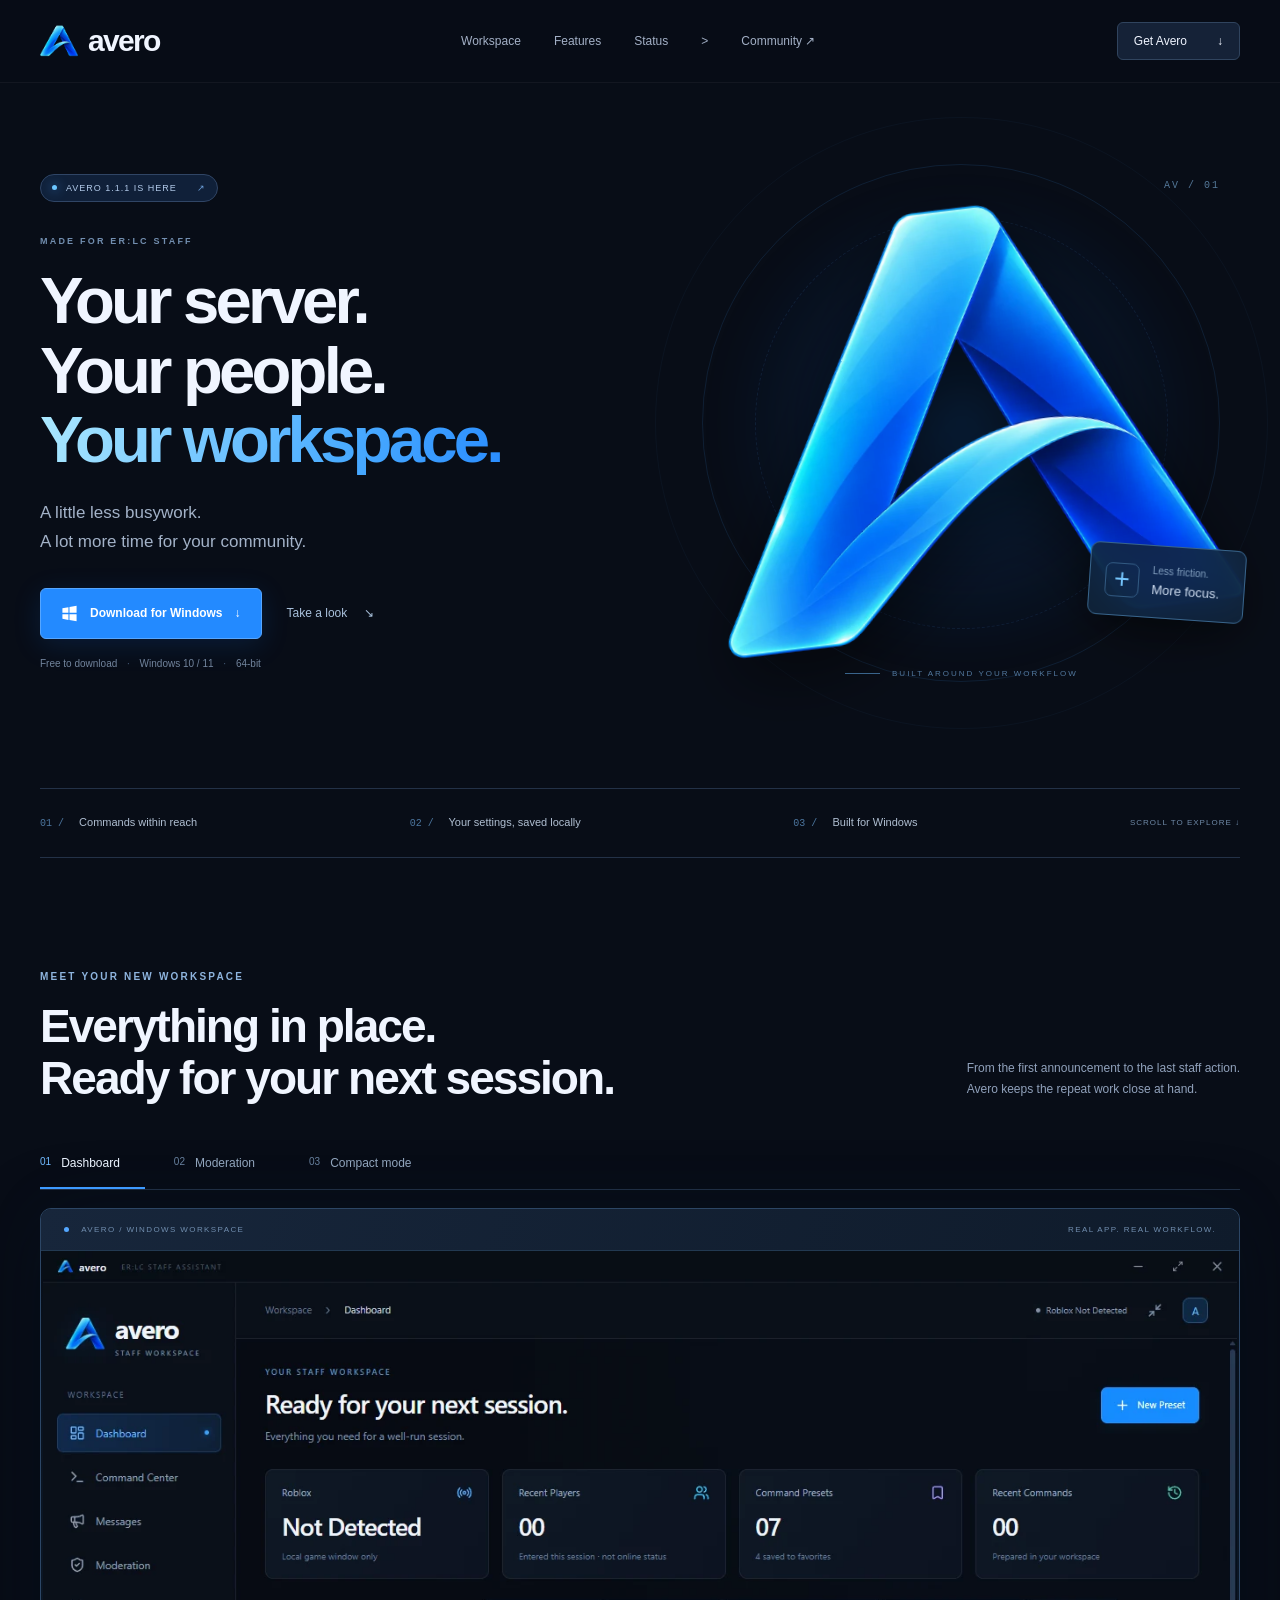
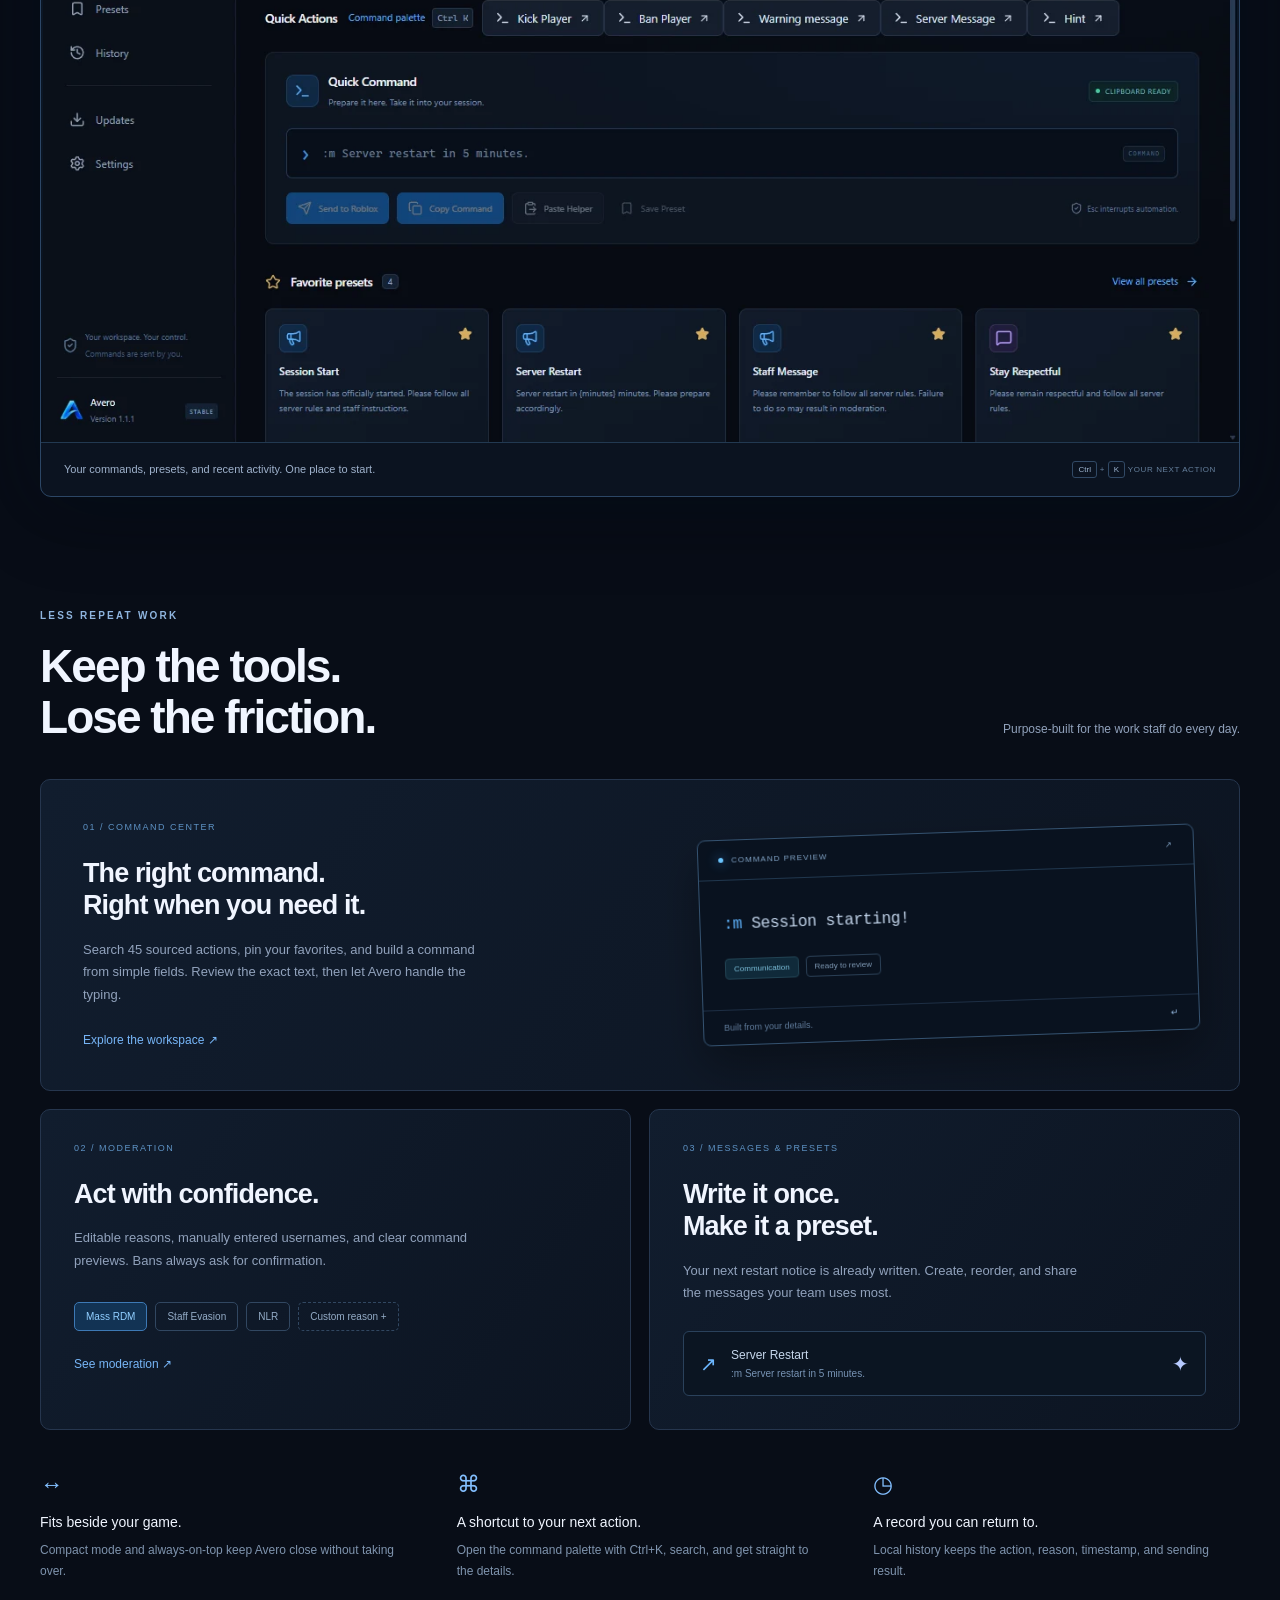
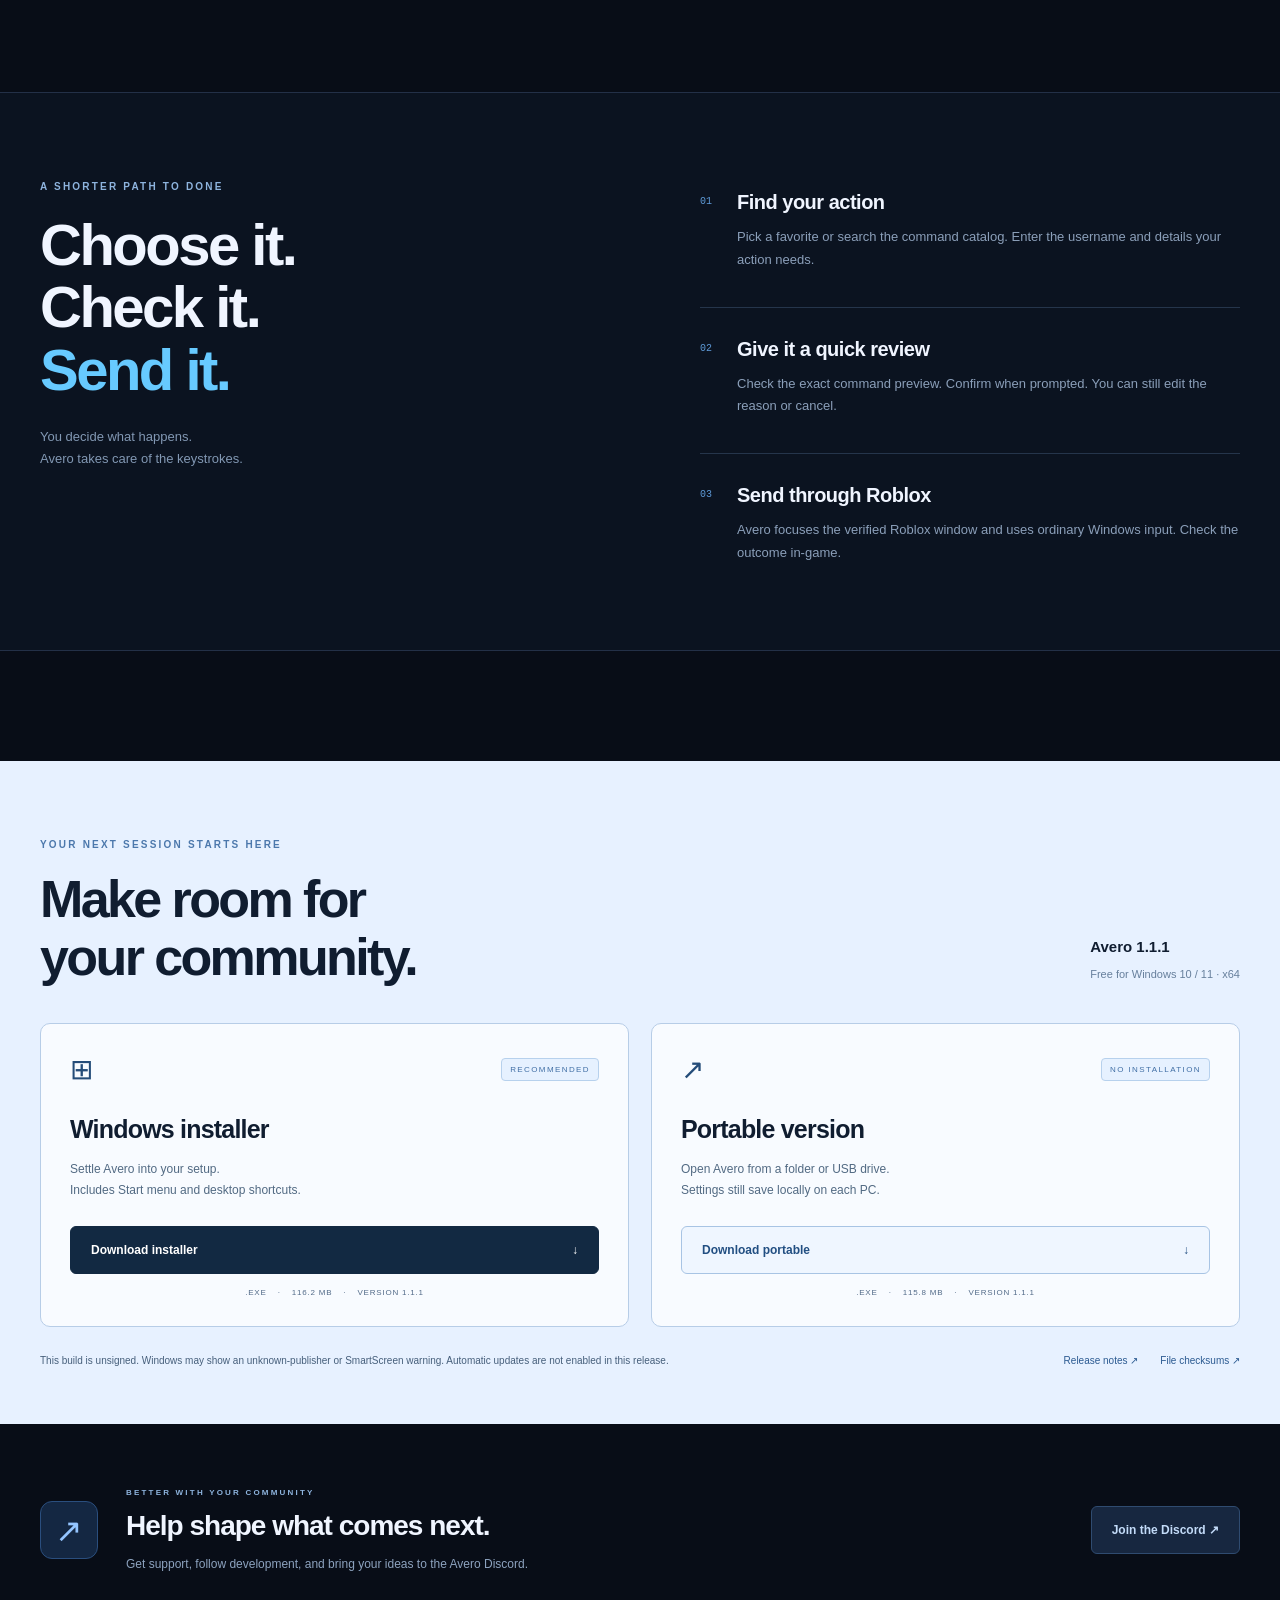
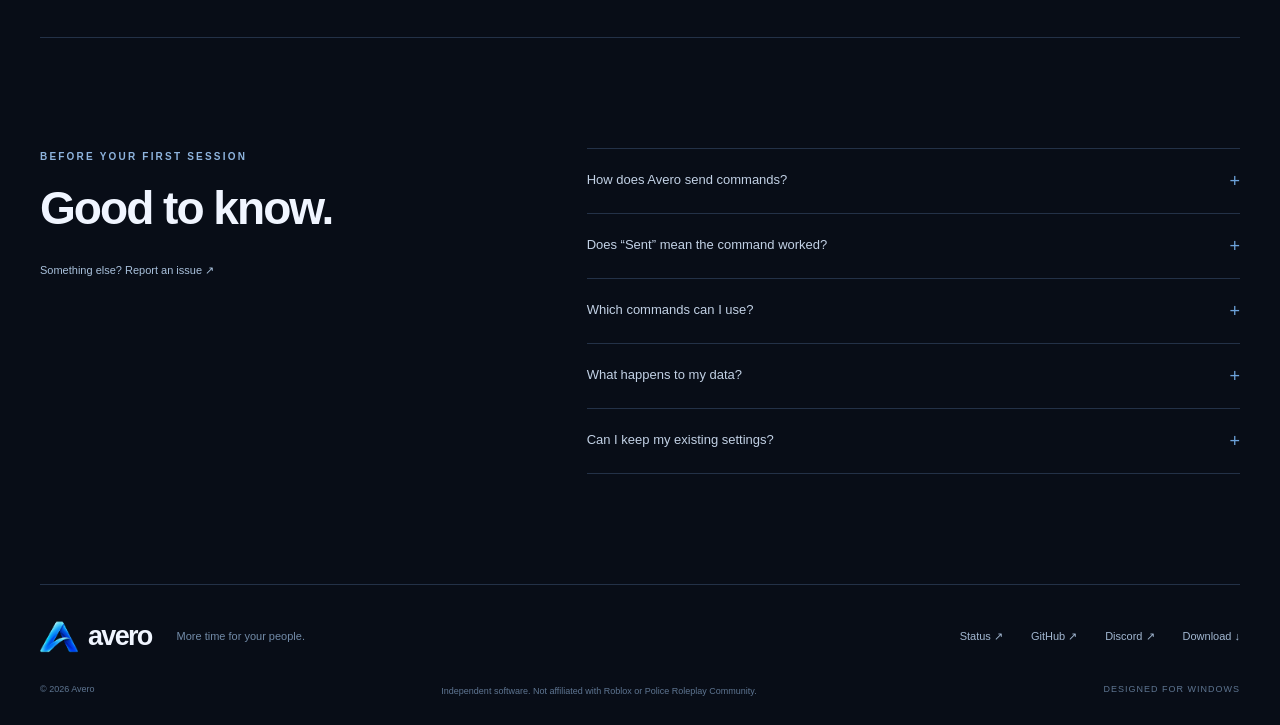
<file: index.html>
<!doctype html>
<html lang="en">
  <head>
    <meta charset="utf-8" />
    <meta name="viewport" content="width=device-width, initial-scale=1" />
    <meta name="theme-color" content="#080d17" />
    <title>Avero — Make room for your community.</title>
    <meta
      name="description"
      content="Your ER:LC commands, moderation tools, and messages in one focused Windows workspace. Download Avero 1.1.1."
    />
    <meta property="og:title" content="Avero — Make room for your community." />
    <meta
      property="og:description"
      content="The Windows workspace for ER:LC staff. Less repeat work. More time for your people."
    />
    <meta property="og:type" content="website" />
    <meta property="og:url" content="https://avero.fun/" />
    <meta
      property="og:image"
      content="https://avero.fun/assets/dashboard.webp"
    />
    <link rel="canonical" href="https://avero.fun/" />
    <link rel="icon" href="Avero%20Logo.png" />
    <link rel="stylesheet" href="styles.css" />
    <script src="site.js" defer></script>
  </head>
  <body>
    <a class="skip" href="#main">Skip to content</a>
    <header class="header">
      <div class="container nav">
        <a class="brand" href="#" aria-label="Avero home"
          ><img src="assets/logo.webp" alt="" width="38" height="35" /><span
            >avero</span
          ></a
        >
        <nav aria-label="Main navigation">
          <a href="#workspace">Workspace</a><a href="#features">Features</a><a href="/status/">Status</a>
          ><a
            href="https://discord.gg/WWM8pTCXj4"
            target="_blank"
            rel="noopener noreferrer"
            >Community ↗</a
          >
        </nav>
        <a class="nav-cta" href="#download"
          >Get Avero <span aria-hidden="true">↓</span></a
        >
      </div>
    </header>
    <main id="main">
      <section class="hero container">
        <div class="hero-copy">
          <a
            class="version"
            href="https://github.com/BlueDev1222/avero.fun/releases/tag/v1.1.1"
            ><span class="dot"></span> AVERO 1.1.1 IS HERE
            <span aria-hidden="true">↗</span></a
          >
          <p class="eyebrow">MADE FOR ER:LC STAFF</p>
          <h1>Your server.<br />Your people.<br /><em>Your workspace.</em></h1>
          <p class="hero-description">
            A little less busywork.<br />A lot more time for your community.
          </p>
          <div class="hero-actions">
            <a class="button blue" href="#download"
              ><svg
                width="17"
                height="17"
                viewBox="0 0 24 24"
                aria-hidden="true"
              >
                <path
                  fill="currentColor"
                  d="M2 4.5 10.5 3v8H2zm10-1.8L22 1v10h-10zM2 13h8.5v8L2 19.5zm10 0h10v10l-10-1.7z"
                /></svg
              >Download for Windows <span aria-hidden="true">↓</span></a
            ><a class="quiet-link" href="#workspace"
              >Take a look <span aria-hidden="true">↘</span></a
            >
          </div>
          <p class="platform">
            Free to download <span>·</span> Windows 10 / 11
            <span>·</span> 64-bit
          </p>
        </div>
        <div class="hero-art" aria-hidden="true">
          <div class="orbit orbit-one"></div>
          <div class="orbit orbit-two"></div>
          <div class="orbit orbit-three"></div>
          <span class="art-coordinate">AV / 01</span
          ><img
            class="hero-logo"
            src="assets/logo.webp"
            width="760"
            height="689"
            alt=""
            fetchpriority="high"
          />
          <div class="floating-label">
            <span class="plus">+</span>
            <div>Less friction.<strong>More focus.</strong></div>
          </div>
          <div class="art-bottom">
            <span class="art-line"></span> BUILT AROUND YOUR WORKFLOW
          </div>
        </div>
      </section>
      <div class="value-bar container">
        <p><span>01 /</span> Commands within reach</p>
        <p><span>02 /</span> Your settings, saved locally</p>
        <p><span>03 /</span> Built for Windows</p>
        <a href="#workspace">SCROLL TO EXPLORE ↓</a>
      </div>
      <section class="workspace container section" id="workspace">
        <div class="section-heading">
          <div>
            <p class="eyebrow">MEET YOUR NEW WORKSPACE</p>
            <h2>Everything in place.<br />Ready for your next session.</h2>
          </div>
          <p>
            From the first announcement to the last staff action.<br />Avero
            keeps the repeat work close at hand.
          </p>
        </div>
        <div
          class="preview-tabs"
          role="tablist"
          aria-label="Explore Avero views"
        >
          <button
            role="tab"
            id="tab-dashboard"
            aria-controls="app-panel"
            aria-selected="true"
            data-view="dashboard"
          >
            01 <span>Dashboard</span></button
          ><button
            role="tab"
            id="tab-moderation"
            aria-controls="app-panel"
            aria-selected="false"
            tabindex="-1"
            data-view="moderation"
          >
            02 <span>Moderation</span></button
          ><button
            role="tab"
            id="tab-compact"
            aria-controls="app-panel"
            aria-selected="false"
            tabindex="-1"
            data-view="compact"
          >
            03 <span>Compact mode</span>
          </button>
        </div>
        <div
          class="app-panel"
          id="app-panel"
          role="tabpanel"
          aria-labelledby="tab-dashboard"
          tabindex="0"
        >
          <div class="preview-chrome">
            <span><i></i> AVERO / WINDOWS WORKSPACE</span
            ><span>REAL APP. REAL WORKFLOW.</span>
          </div>
          <div class="screenshot-stage">
            <img
              id="app-screenshot"
              src="assets/dashboard.webp"
              width="1360"
              height="900"
              alt="Avero dashboard with favorite commands, saved presets, and local Roblox detection"
            />
          </div>
          <div class="preview-description">
            <p id="preview-caption">
              Your commands, presets, and recent activity. One place to start.
            </p>
            <span><kbd>Ctrl</kbd> + <kbd>K</kbd> YOUR NEXT ACTION</span>
          </div>
        </div>
      </section>
      <section class="features container section" id="features">
        <div class="section-heading">
          <div>
            <p class="eyebrow">LESS REPEAT WORK</p>
            <h2>Keep the tools.<br />Lose the friction.</h2>
          </div>
          <p>Purpose-built for the work staff do every day.</p>
        </div>
        <div class="feature-grid">
          <article class="feature feature-wide">
            <div class="feature-copy">
              <span class="feature-number">01 / COMMAND CENTER</span>
              <h3>The right command.<br />Right when you need it.</h3>
              <p>
                Search 45 sourced actions, pin your favorites, and build a
                command from simple fields. Review the exact text, then let
                Avero handle the typing.
              </p>
              <a class="quiet-link" href="#workspace" data-open-view="dashboard"
                >Explore the workspace ↗</a
              >
            </div>
            <div class="command-visual" aria-label="Example command preview">
              <div class="visual-bar">
                <span class="dot"></span> COMMAND PREVIEW <span>↗</span>
              </div>
              <code><span>:m</span> Session starting!</code>
              <div class="visual-tags">
                <span>Communication</span><span>Ready to review</span>
              </div>
              <div class="visual-bottom">
                <span>Built from your details.</span><span>↵</span>
              </div>
            </div>
          </article>
          <article class="feature">
            <span class="feature-number">02 / MODERATION</span>
            <h3>Act with confidence.</h3>
            <p>
              Editable reasons, manually entered usernames, and clear command
              previews. Bans always ask for confirmation.
            </p>
            <div class="reason-tags" aria-label="Example reason suggestions">
              <span class="selected">Mass RDM</span><span>Staff Evasion</span
              ><span>NLR</span><span>Custom reason +</span>
            </div>
            <a class="quiet-link" href="#workspace" data-open-view="moderation"
              >See moderation ↗</a
            >
          </article>
          <article class="feature">
            <span class="feature-number">03 / MESSAGES & PRESETS</span>
            <h3>Write it once.<br />Make it a preset.</h3>
            <p>
              Your next restart notice is already written. Create, reorder, and
              share the messages your team uses most.
            </p>
            <div class="preset-example">
              <span>↗</span>
              <div>
                Server Restart<small>:m Server restart in 5 minutes.</small>
              </div>
              <span class="star">✦</span>
            </div>
          </article>
        </div>
        <div class="small-features">
          <div>
            <span>↔</span>
            <h4>Fits beside your game.</h4>
            <p>
              Compact mode and always-on-top keep Avero close without taking
              over.
            </p>
          </div>
          <div>
            <span>⌘</span>
            <h4>A shortcut to your next action.</h4>
            <p>
              Open the command palette with Ctrl+K, search, and get straight to
              the details.
            </p>
          </div>
          <div>
            <span>◷</span>
            <h4>A record you can return to.</h4>
            <p>
              Local history keeps the action, reason, timestamp, and sending
              result.
            </p>
          </div>
        </div>
      </section>
      <section class="process-section">
        <div class="container process">
          <div>
            <p class="eyebrow">A SHORTER PATH TO DONE</p>
            <h2>Choose it.<br />Check it.<br /><em>Send it.</em></h2>
            <p>
              You decide what happens.<br />Avero takes care of the keystrokes.
            </p>
          </div>
          <ol>
            <li>
              <span>01</span>
              <div>
                <h3>Find your action</h3>
                <p>
                  Pick a favorite or search the command catalog. Enter the
                  username and details your action needs.
                </p>
              </div>
            </li>
            <li>
              <span>02</span>
              <div>
                <h3>Give it a quick review</h3>
                <p>
                  Check the exact command preview. Confirm when prompted. You
                  can still edit the reason or cancel.
                </p>
              </div>
            </li>
            <li>
              <span>03</span>
              <div>
                <h3>Send through Roblox</h3>
                <p>
                  Avero focuses the verified Roblox window and uses ordinary
                  Windows input. Check the outcome in-game.
                </p>
              </div>
            </li>
          </ol>
        </div>
      </section>
      <section class="download-section" id="download">
        <div class="container">
          <div class="download-heading">
            <div>
              <p class="eyebrow">YOUR NEXT SESSION STARTS HERE</p>
              <h2>Make room for<br />your community.</h2>
            </div>
            <p>Avero 1.1.1<br /><span>Free for Windows 10 / 11 · x64</span></p>
          </div>
          <div class="downloads">
            <article class="download-card">
              <div class="download-title">
                <span class="download-icon" aria-hidden="true">⊞</span
                ><span class="recommended">RECOMMENDED</span>
              </div>
              <h3>Windows installer</h3>
              <p>
                Settle Avero into your setup.<br />Includes Start menu and
                desktop shortcuts.
              </p>
              <a
                class="button dark"
                href="https://github.com/BlueDev1222/avero.fun/releases/download/v1.1.1/Avero-Setup-1.1.1.exe"
                >Download installer <span aria-hidden="true">↓</span></a
              ><span class="file-info"
                >.EXE <i>·</i> 116.2 MB <i>·</i> VERSION 1.1.1</span
              >
            </article>
            <article class="download-card portable">
              <div class="download-title">
                <span class="download-icon" aria-hidden="true">↗</span
                ><span class="recommended">NO INSTALLATION</span>
              </div>
              <h3>Portable version</h3>
              <p>
                Open Avero from a folder or USB drive.<br />Settings still save
                locally on each PC.
              </p>
              <a
                class="button outline"
                href="https://github.com/BlueDev1222/avero.fun/releases/download/v1.1.1/Avero-Portable-1.1.1.exe"
                >Download portable <span aria-hidden="true">↓</span></a
              ><span class="file-info"
                >.EXE <i>·</i> 115.8 MB <i>·</i> VERSION 1.1.1</span
              >
            </article>
          </div>
          <div class="download-notes">
            <p>
              This build is unsigned. Windows may show an unknown-publisher or
              SmartScreen warning. Automatic updates are not enabled in this
              release.
            </p>
            <div>
              <a
                href="https://github.com/BlueDev1222/avero.fun/releases/tag/v1.1.1"
                >Release notes ↗</a
              ><a
                href="https://github.com/BlueDev1222/avero.fun/releases/download/v1.1.1/SHA256SUMS.txt"
                >File checksums ↗</a
              >
            </div>
          </div>
        </div>
      </section>
      <section class="community container">
        <div class="community-symbol" aria-hidden="true">↗</div>
        <div>
          <p class="eyebrow">BETTER WITH YOUR COMMUNITY</p>
          <h2>Help shape what comes next.</h2>
          <p>
            Get support, follow development, and bring your ideas to the Avero
            Discord.
          </p>
        </div>
        <a
          class="button secondary"
          href="https://discord.gg/WWM8pTCXj4"
          target="_blank"
          rel="noopener noreferrer"
          >Join the Discord ↗</a
        >
      </section>
      <section class="faq container section">
        <div>
          <p class="eyebrow">BEFORE YOUR FIRST SESSION</p>
          <h2>Good to know.</h2>
          <a
            class="quiet-link"
            href="https://github.com/BlueDev1222/avero.fun/issues"
            >Something else? Report an issue ↗</a
          >
        </div>
        <div class="questions">
          <details>
            <summary>
              How does Avero send commands?<span aria-hidden="true">+</span>
            </summary>
            <p>
              When you choose Send, Avero identifies the signed Roblox desktop
              player, brings its window forward, checks focus, and enters your
              command using normal Windows keyboard input. Escape or a focus
              change stops subsequent input. Keep your intended ER:LC session
              open with menus closed. The connection test only finds and focuses
              the window; it sends no keys.
            </p>
          </details>
          <details>
            <summary>
              Does “Sent” mean the command worked?<span aria-hidden="true"
                >+</span
              >
            </summary>
            <p>
              “Sent” means the local input sequence completed. Avero cannot
              independently confirm that chat opened or the game accepted the
              command. Check the outcome in Roblox before retrying. Successful
              command execution in a live game was not tested for this release.
            </p>
          </details>
          <details>
            <summary>
              Which commands can I use?<span aria-hidden="true">+</span>
            </summary>
            <p>
              The catalog includes 45 sourced actions. Your permissions, server
              features, and game updates affect availability; the in-game
              :commands list is the final reference. Warning message explicitly
              uses :pm, not a native :warn command. Ban reasons are recorded
              locally. Custom text that would change during command generation
              is blocked from automatic sending; you can still copy it.
            </p>
          </details>
          <details>
            <summary>
              What happens to my data?<span aria-hidden="true">+</span>
            </summary>
            <p>
              Presets, settings, saved reasons, and history stay on your device.
              Recent Players holds manually entered usernames for the current
              session only; it is not an online player list. Avero does not
              request Roblox passwords or account credentials.
            </p>
          </details>
          <details>
            <summary>
              Can I keep my existing settings?<span aria-hidden="true">+</span>
            </summary>
            <p>
              Yes. Close Avero before upgrading. Version 1.1.1 preserves
              existing presets, preferences, and history, while adding defaults
              for the new tools. The portable version uses the same local data
              location.
            </p>
          </details>
        </div>
      </section>
    </main>
    <footer class="footer container">
      <div class="footer-main">
        <a class="brand" href="#"
          ><img src="assets/logo.webp" width="38" height="35" alt="" /><span
            >avero</span
          ></a
        >
        <p>More time for your people.</p>
        <div>
          <a href="/status/">Status ↗</a><a href="https://github.com/BlueDev1222/avero.fun">GitHub ↗</a
          ><a
            href="https://discord.gg/WWM8pTCXj4"
            target="_blank"
            rel="noopener noreferrer"
            >Discord ↗</a
          ><a href="#download">Download ↓</a>
        </div>
      </div>
      <div class="footer-bottom">
        <span>© 2026 Avero</span>
        <p>
          Independent software. Not affiliated with Roblox or Police Roleplay
          Community.
        </p>
        <span>DESIGNED FOR WINDOWS</span>
      </div>
    </footer>
  </body>
</html>
</file>
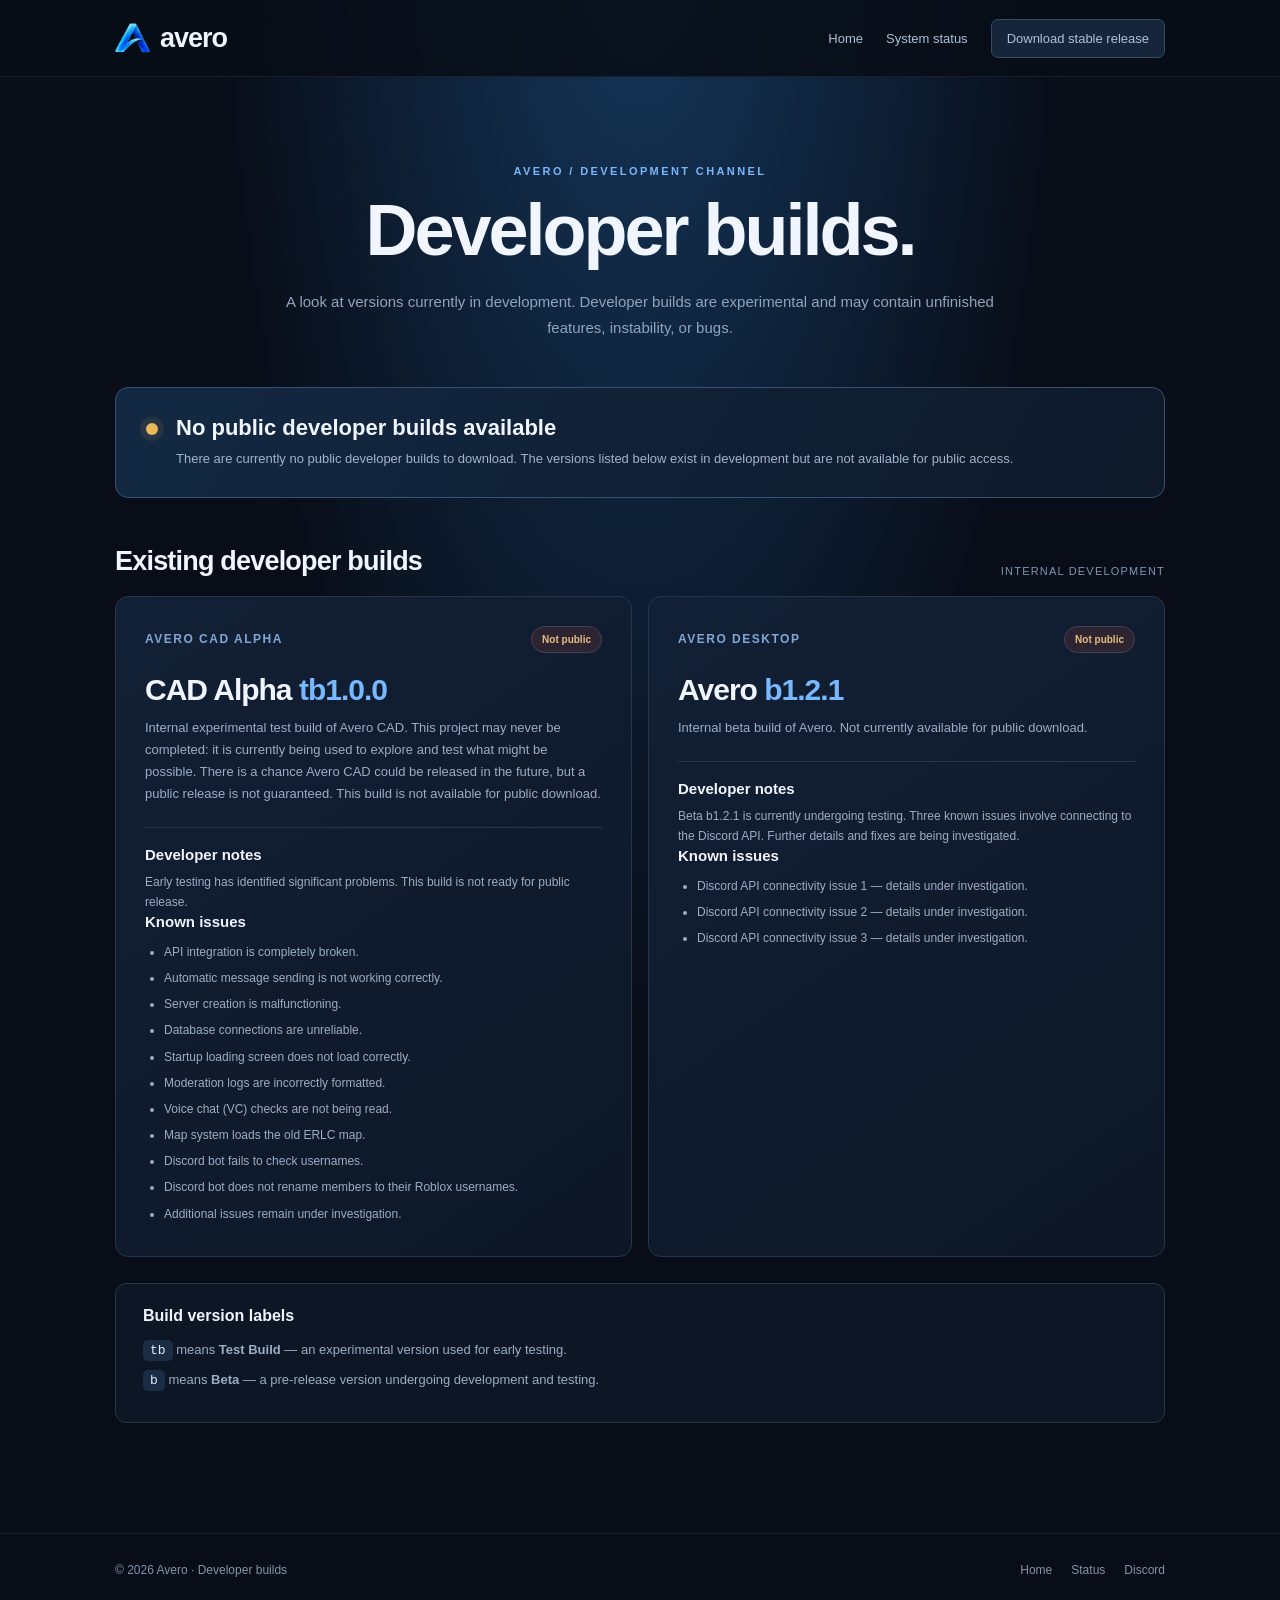
<file: developer-builds/index.html>
<!doctype html>
<html lang="en"><head><meta charset="utf-8"><meta name="viewport" content="width=device-width,initial-scale=1"><meta name="theme-color" content="#080d17"><meta name="description" content="Avero developer build availability and internal development versions."><title>Developer Builds — Avero</title><link rel="icon" href="../Avero%20Logo.png">
<style>
:root{color-scheme:dark;--bg:#080d17;--panel:#101b2c;--line:#26364e;--text:#f0f5ff;--muted:#92a4bc;--blue:#3896ff}*{box-sizing:border-box}body{margin:0;background:radial-gradient(ellipse at 50% -10%,#16395f 0,transparent 48%),var(--bg);font-family:Segoe UI,Arial,sans-serif;color:var(--text);min-height:100vh}a{color:inherit;text-decoration:none}.container{width:min(1050px,calc(100% - 36px));margin:auto}header{border-bottom:1px solid #ffffff12;background:#080d17dd}.nav{height:76px;display:flex;align-items:center;justify-content:space-between;gap:16px}.brand{display:flex;align-items:center;gap:10px;font-size:27px;font-weight:750;letter-spacing:-1px}.brand img{width:35px;height:35px;object-fit:contain}.links{display:flex;gap:23px;align-items:center;font-size:13px;color:#afc0d6}.links a:hover,.back:hover{color:white}.back{padding:11px 15px;border:1px solid #344c6a;border-radius:7px;background:#16253a}main{padding:88px 0 110px}.eyebrow{font-size:11px;letter-spacing:2.4px;font-weight:700;color:#79b6fa}.hero{text-align:center;max-width:760px;margin:0 auto 45px}.hero h1{font-size:clamp(42px,7vw,72px);letter-spacing:-3px;line-height:1.07;margin:15px 0 20px}.hero p{font-size:15px;color:var(--muted);line-height:1.75}.notice{display:flex;gap:18px;align-items:flex-start;padding:27px 30px;border:1px solid #365273;background:linear-gradient(120deg,#132943,#0e1929);border-radius:13px;margin-bottom:48px}.notice .dot{flex:none;width:12px;height:12px;margin-top:8px;background:#e8b85b;border-radius:50%;box-shadow:0 0 0 6px #e8b85b18}.notice h2{margin:0 0 7px;font-size:22px}.notice p{margin:0;color:#a2b3ca;font-size:13px;line-height:1.7}.section-head{display:flex;justify-content:space-between;align-items:end;gap:16px;margin-bottom:19px}.section-head h2{font-size:27px;letter-spacing:-.8px;margin:0}.section-head span{font-size:11px;letter-spacing:1.2px;color:#7e96b4}.grid{display:grid;grid-template-columns:repeat(2,minmax(0,1fr));gap:16px}.build{background:linear-gradient(145deg,#122035,#0d1726);border:1px solid var(--line);border-radius:13px;padding:29px;min-height:210px}.build-top{display:flex;align-items:center;justify-content:space-between;gap:10px}.product{font-size:12px;letter-spacing:1.5px;color:#81a7d5;font-weight:700}.pill{border:1px solid #4a4053;background:#2c2431;color:#e8bc80;border-radius:99px;font-size:10px;font-weight:700;padding:7px 10px}.build h3{font-size:30px;letter-spacing:-1px;margin:20px 0 10px}.build p{font-size:13px;color:#9badc4;line-height:1.7;margin:0}.glossary{margin-top:26px;padding:23px 27px;border:1px solid var(--line);border-radius:11px;background:#0d1624}.glossary h3{margin:0 0 13px;font-size:16px}.glossary p{color:#9badc4;font-size:13px;line-height:1.8;margin:6px 0}.glossary code{color:#e2edff;background:#1b2d44;padding:3px 7px;border-radius:5px}footer{border-top:1px solid #ffffff12;padding:29px 0;color:#8294ac;font-size:12px}.foot{display:flex;justify-content:space-between;gap:15px;flex-wrap:wrap}.foot div{display:flex;gap:19px}@media(max-width:650px){main{padding:55px 0 80px}.links>a:not(.back){display:none}.grid{grid-template-columns:1fr}.notice{padding:23px}.section-head{align-items:flex-start;flex-direction:column}.hero h1{letter-spacing:-2px}}
.notes{margin-top:22px;border-top:1px solid var(--line);padding-top:18px}.notes h4{font-size:15px;margin:0 0 9px}.notes ul{margin:0;padding-left:19px;color:#9badc4;font-size:12px;line-height:1.85}.notes li{padding:2px 0}.notes .note{font-size:12px;color:#9badc4;line-height:1.7}.build{min-height:0}.build h3{font-size:clamp(23px,3vw,30px)}</style></head><body>
<header><div class="container nav"><a class="brand" href="../"><img src="../assets/logo.webp" alt=""><span>avero</span></a><nav class="links"><a href="../">Home</a><a href="../status/">System status</a><a class="back" href="../#download">Download stable release</a></nav></div></header>
<main class="container"><section class="hero"><div class="eyebrow">AVERO / DEVELOPMENT CHANNEL</div><h1>Developer builds.</h1><p>A look at versions currently in development. Developer builds are experimental and may contain unfinished features, instability, or bugs.</p></section>
<section class="notice" aria-label="Public build availability"><span class="dot" aria-hidden="true"></span><div><h2>No public developer builds available</h2><p>There are currently no public developer builds to download. The versions listed below exist in development but are not available for public access.</p></div></section>
<div class="section-head"><h2>Existing developer builds</h2><span>INTERNAL DEVELOPMENT</span></div>
<section class="grid" aria-label="Existing internal builds">
<article class="build"><div class="build-top"><span class="product">AVERO CAD ALPHA</span><span class="pill">Not public</span></div><h3>CAD Alpha <span style="color:#77b8ff">tb1.0.0</span></h3><p>Internal experimental test build of Avero CAD. This project may never be completed: it is currently being used to explore and test what might be possible. There is a chance Avero CAD could be released in the future, but a public release is not guaranteed. This build is not available for public download.</p><div class="notes"><h4>Developer notes</h4><p class="note">Early testing has identified significant problems. This build is not ready for public release.</p><h4>Known issues</h4><ul><li>API integration is completely broken.</li><li>Automatic message sending is not working correctly.</li><li>Server creation is malfunctioning.</li><li>Database connections are unreliable.</li><li>Startup loading screen does not load correctly.</li><li>Moderation logs are incorrectly formatted.</li><li>Voice chat (VC) checks are not being read.</li><li>Map system loads the old ERLC map.</li><li>Discord bot fails to check usernames.</li><li>Discord bot does not rename members to their Roblox usernames.</li><li>Additional issues remain under investigation.</li></ul></div></article>
<article class="build"><div class="build-top"><span class="product">AVERO DESKTOP</span><span class="pill">Not public</span></div><h3>Avero <span style="color:#77b8ff">b1.2.1</span></h3><p>Internal beta build of Avero. Not currently available for public download.</p><div class="notes"><h4>Developer notes</h4><p class="note">Beta b1.2.1 is currently undergoing testing. Three known issues involve connecting to the Discord API. Further details and fixes are being investigated.</p><h4>Known issues</h4><ul><li>Discord API connectivity issue 1 — details under investigation.</li><li>Discord API connectivity issue 2 — details under investigation.</li><li>Discord API connectivity issue 3 — details under investigation.</li></ul></div></article>
</section>
<section class="glossary"><h3>Build version labels</h3><p><code>tb</code> means <strong>Test Build</strong> — an experimental version used for early testing.</p><p><code>b</code> means <strong>Beta</strong> — a pre-release version undergoing development and testing.</p></section>
</main><footer><div class="container foot"><span>© 2026 Avero · Developer builds</span><div><a href="../">Home</a><a href="../status/">Status</a><a href="https://discord.gg/WWM8pTCXj4">Discord</a></div></div></footer>
</body></html>
</file>
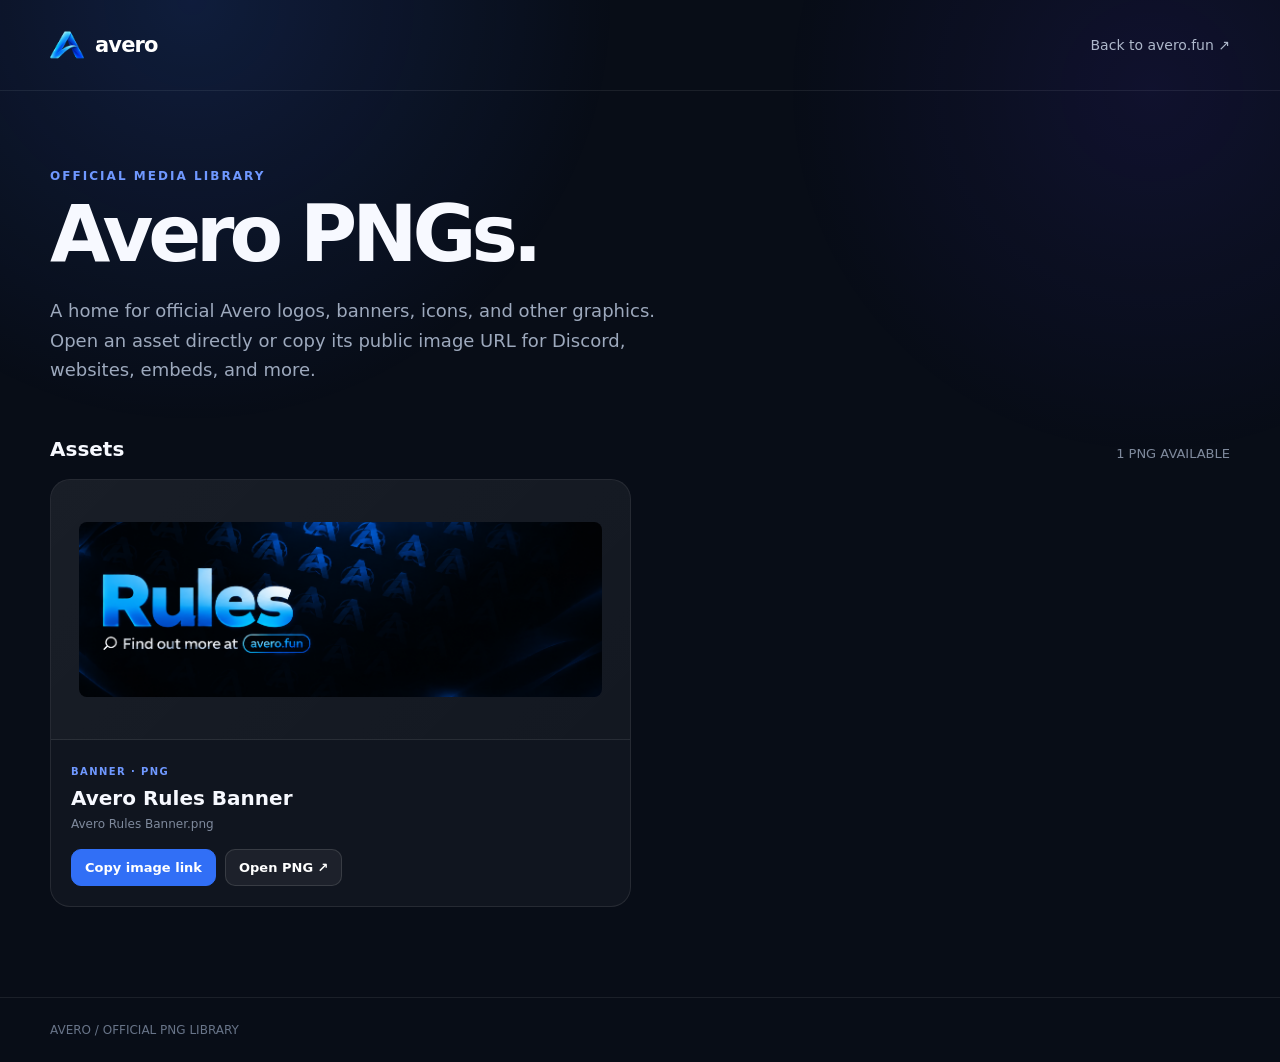
<file: png/index.html>
<!doctype html>
<html lang="en">
<head>
  <meta charset="utf-8" />
  <meta name="viewport" content="width=device-width, initial-scale=1" />
  <meta name="theme-color" content="#080d17" />
  <title>Avero PNG Library</title>
  <meta name="description" content="Official Avero logos, banners, and PNG assets." />
  <link rel="canonical" href="https://avero.fun/png/" />
  <link rel="icon" href="../Avero%20Logo.png" />
  <style>
    *{box-sizing:border-box} html{color-scheme:dark}
    body{margin:0;min-height:100vh;background:#080d17;color:#f7f9ff;font-family:Inter,ui-sans-serif,system-ui,-apple-system,BlinkMacSystemFont,"Segoe UI",sans-serif}
    body:before{content:"";position:fixed;inset:0;pointer-events:none;background:radial-gradient(circle at 15% 0%,rgba(57,113,255,.16),transparent 30%),radial-gradient(circle at 90% 10%,rgba(88,64,255,.1),transparent 26%)}
    .container{width:min(1180px,calc(100% - 40px));margin:auto;position:relative}
    header{padding:28px 0;border-bottom:1px solid rgba(255,255,255,.08)}
    .nav{display:flex;align-items:center;justify-content:space-between;gap:20px}
    .brand{display:flex;align-items:center;gap:11px;color:white;text-decoration:none;font-size:21px;font-weight:800;letter-spacing:-.04em}
    .brand img{width:34px;height:34px;object-fit:contain}
    .home{color:#aeb8cb;text-decoration:none;font-size:14px}.home:hover{color:white}
    main{padding:78px 0 90px}
    .eyebrow{color:#6f98ff;font-size:12px;font-weight:800;letter-spacing:.17em;text-transform:uppercase;margin:0 0 14px}
    h1{font-size:clamp(42px,7vw,78px);line-height:.96;letter-spacing:-.065em;margin:0;max-width:800px}
    .intro{color:#9da9bd;font-size:18px;line-height:1.65;max-width:650px;margin:24px 0 52px}
    .library-head{display:flex;justify-content:space-between;align-items:end;gap:20px;margin-bottom:18px}
    .library-head h2{font-size:20px;margin:0}.count{color:#7f8a9d;font-size:13px}
    .grid{display:grid;grid-template-columns:repeat(2,minmax(0,1fr));gap:18px}
    .card{border:1px solid rgba(255,255,255,.09);background:rgba(255,255,255,.035);border-radius:20px;overflow:hidden}
    .preview{min-height:260px;display:grid;place-items:center;padding:28px;background:linear-gradient(135deg,rgba(255,255,255,.035),rgba(255,255,255,.012));border-bottom:1px solid rgba(255,255,255,.08)}
    .preview img{display:block;max-width:100%;max-height:360px;object-fit:contain;border-radius:8px}
    .details{padding:20px}
    .type{font-size:10px;color:#6f98ff;font-weight:800;letter-spacing:.14em;text-transform:uppercase}
    h3{margin:7px 0 7px;font-size:20px}.filename{color:#7f8a9d;font-size:12px;overflow-wrap:anywhere;margin:0 0 18px}
    .actions{display:flex;gap:9px;flex-wrap:wrap}
    .btn{appearance:none;border:1px solid rgba(255,255,255,.12);background:rgba(255,255,255,.055);color:white;text-decoration:none;border-radius:10px;padding:10px 13px;font:inherit;font-size:13px;font-weight:700;cursor:pointer}
    .btn:hover{background:rgba(255,255,255,.1)}.btn.primary{background:#316ff6;border-color:#316ff6}.btn.primary:hover{background:#417cff}
    .notice{position:fixed;left:50%;bottom:24px;transform:translate(-50%,20px);background:#f7f9ff;color:#07101f;padding:11px 16px;border-radius:10px;font-size:13px;font-weight:800;opacity:0;pointer-events:none;transition:.2s}.notice.show{opacity:1;transform:translate(-50%,0)}
    footer{border-top:1px solid rgba(255,255,255,.08);padding:25px 0;color:#687488;font-size:12px}
    @media(max-width:760px){main{padding-top:55px}.grid{grid-template-columns:1fr}.preview{min-height:200px}.library-head{align-items:start;flex-direction:column}.container{width:min(100% - 28px,1180px)}}
  </style>
</head>
<body>
<header>
  <div class="container nav">
    <a class="brand" href="/"><img src="../Avero%20Logo.png" alt="">avero</a>
    <a class="home" href="/">Back to avero.fun ↗</a>
  </div>
</header>
<main class="container">
  <p class="eyebrow">Official media library</p>
  <h1>Avero PNGs.</h1>
  <p class="intro">A home for official Avero logos, banners, icons, and other graphics. Open an asset directly or copy its public image URL for Discord, websites, embeds, and more.</p>

  <div class="library-head">
    <h2>Assets</h2>
    <span class="count">1 PNG AVAILABLE</span>
  </div>

  <section class="grid" aria-label="Avero PNG assets">
    <article class="card">
      <div class="preview">
        <img src="../Avero%20Rules%20Banner.png" alt="Avero Rules Banner">
      </div>
      <div class="details">
        <span class="type">Banner · PNG</span>
        <h3>Avero Rules Banner</h3>
        <p class="filename">Avero Rules Banner.png</p>
        <div class="actions">
          <button class="btn primary" data-copy="https://avero.fun/Avero%20Rules%20Banner.png">Copy image link</button>
          <a class="btn" href="../Avero%20Rules%20Banner.png" target="_blank" rel="noopener">Open PNG ↗</a>
        </div>
      </div>
    </article>
  </section>
</main>
<footer><div class="container">AVERO / OFFICIAL PNG LIBRARY</div></footer>
<div class="notice" id="notice" role="status">Image link copied</div>
<script>
  const notice=document.getElementById('notice');
  document.querySelectorAll('[data-copy]').forEach(button=>{
    button.addEventListener('click',async()=>{
      const url=button.dataset.copy;
      try{await navigator.clipboard.writeText(url)}
      catch{const area=document.createElement('textarea');area.value=url;document.body.appendChild(area);area.select();document.execCommand('copy');area.remove()}
      notice.classList.add('show');
      button.textContent='Copied!';
      setTimeout(()=>{notice.classList.remove('show');button.textContent='Copy image link'},1600);
    });
  });
</script>
</body>
</html>
</file>
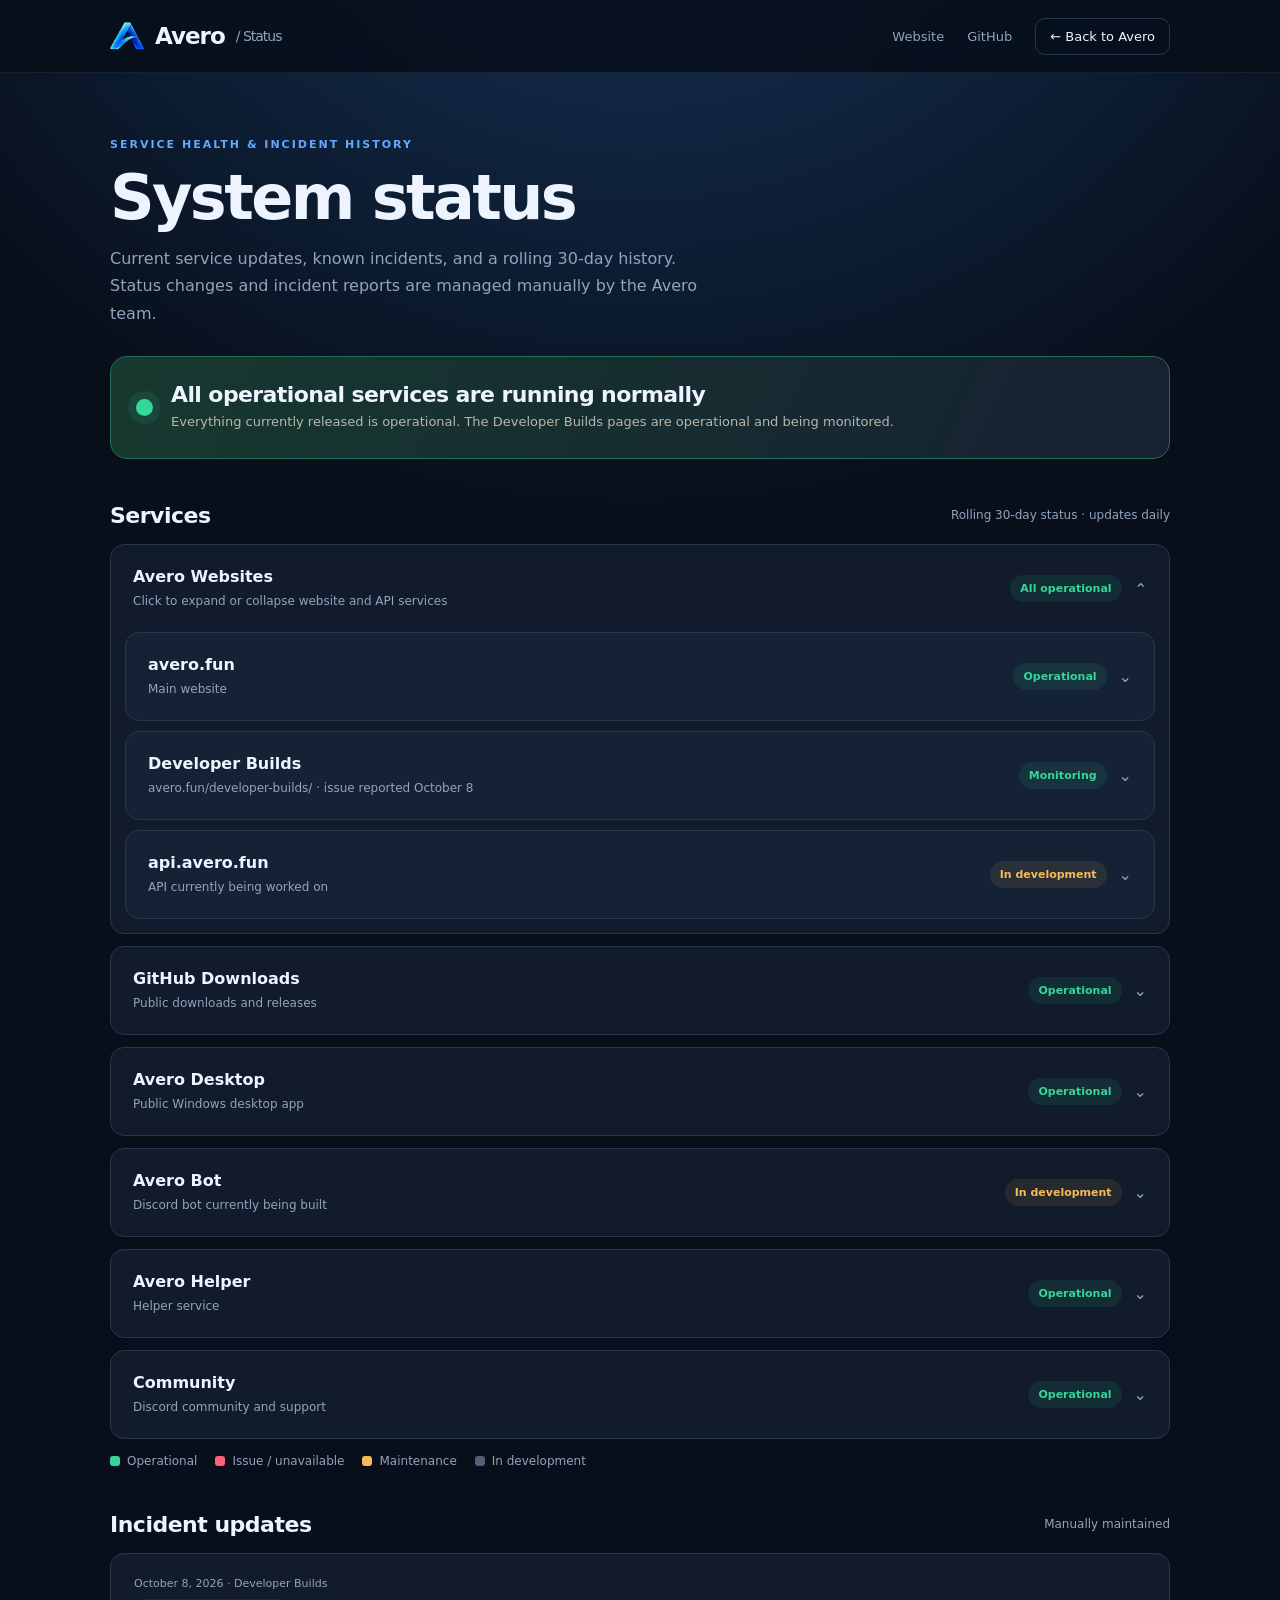
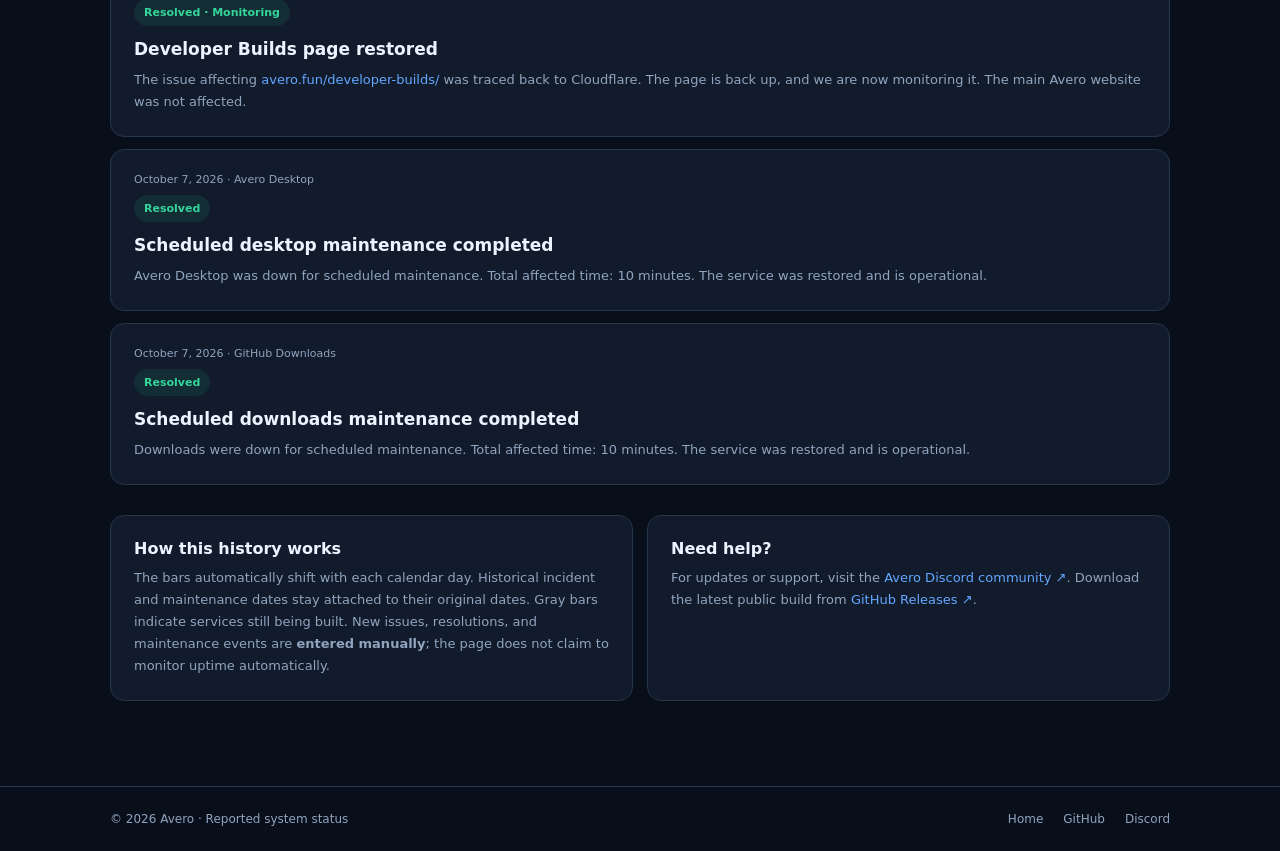
<file: status/index.html>
<!doctype html>
<html lang="en"><head><meta charset="utf-8"><meta name="viewport" content="width=device-width,initial-scale=1"><meta name="theme-color" content="#080e1a"><title>Avero — System Status</title><meta name="description" content="Avero service status, incident reports and maintenance history."><link rel="icon" href="../Avero%20Logo.png">
<style>
:root{color-scheme:dark;--bg:#080e1a;--panel:#111b2b;--panel2:#152235;--border:#26364c;--text:#eef4ff;--muted:#91a4be;--green:#35d69a;--red:#ff617c;--amber:#f6bb57;--blue:#63a7ff}*{box-sizing:border-box}body{margin:0;background:radial-gradient(ellipse 85% 40% at 50% -10%,#163960 0,transparent 80%),var(--bg);color:var(--text);font-family:Inter,"Segoe UI",system-ui,sans-serif}a{color:inherit;text-decoration:none}a:hover{color:var(--blue)}button,summary{font:inherit}header{border-bottom:1px solid #ffffff12;background:#080e1add;backdrop-filter:blur(15px);position:sticky;top:0;z-index:10}.wrap{width:min(1060px,calc(100% - 36px));margin:auto}.nav{height:72px;display:flex;align-items:center;justify-content:space-between;gap:15px}.brand{display:flex;align-items:center;gap:11px;font-weight:800;font-size:23px;letter-spacing:-1px}.brand img{width:34px;height:34px;object-fit:contain}.navlinks{display:flex;align-items:center;gap:23px;color:var(--muted);font-size:13px}.navlinks .button{border:1px solid var(--border);padding:10px 14px;border-radius:10px;color:var(--text)}main{padding:65px 0 85px}.eyebrow{text-transform:uppercase;letter-spacing:2px;color:var(--blue);font-size:11px;font-weight:800}.hero h1{font-size:clamp(36px,6vw,62px);letter-spacing:-2.6px;line-height:1.1;margin:13px 0}.hero p{color:var(--muted);max-width:620px;line-height:1.7;margin:0 0 29px}.overall{display:flex;align-items:center;gap:18px;border:1px solid #246e55;background:linear-gradient(115deg,#17392f,#162132);padding:25px;border-radius:17px}.overall .pulse{height:17px;width:17px;flex:none;border-radius:50%;background:var(--green);box-shadow:0 0 0 8px #35d69a18}.overall h2{font-size:22px;letter-spacing:-.6px;margin:0 0 5px}.overall p{font-size:13px;color:#b9b7ac;margin:0;line-height:1.6}.heading{display:flex;align-items:center;justify-content:space-between;gap:14px;margin:44px 0 16px}.heading h2{font-size:22px;margin:0;letter-spacing:-.5px}.heading small{color:var(--muted);font-size:12px}.service-list{display:grid;gap:12px}.group,.service,.incident,.note{background:var(--panel);border:1px solid var(--border);border-radius:14px;overflow:hidden}.group>summary,.service>summary{list-style:none;cursor:pointer;display:flex;align-items:center;justify-content:space-between;gap:14px;padding:22px}.group>summary::-webkit-details-marker,.service>summary::-webkit-details-marker{display:none}.group>summary:hover,.service>summary:hover{background:#ffffff06}.name{font-size:16px;font-weight:750}.description{font-size:12px;color:var(--muted);margin-top:6px;line-height:1.5}.right{display:flex;align-items:center;gap:12px;flex-shrink:0}.status{font-size:11px;font-weight:750;padding:7px 10px;border-radius:20px;white-space:nowrap}.status.good{color:var(--green);background:#35d69a17}.status.bad{color:var(--red);background:#ff617c17}.status.warn{color:var(--amber);background:#f6bb5717}.chevron{color:var(--muted);transition:transform .2s}.group[open]>summary .chevron,.service[open]>summary .chevron{transform:rotate(180deg)}.group-children{padding:0 14px 14px;display:grid;gap:10px}.group-children .service{background:var(--panel2)}.history{padding:0 22px 20px}.bars{display:grid;grid-template-columns:repeat(30,minmax(0,1fr));gap:4px}.bar{height:27px;border-radius:4px;background:var(--green);min-width:0;position:relative}.bar.bad{background:var(--red)}.bar.maintenance{background:var(--amber)}.bar.future{background:#526077}.bar.development{background:#526077}.bar:hover{filter:brightness(1.25)}.labels{display:flex;justify-content:space-between;margin-top:8px;color:var(--muted);font-size:11px}.detail{border-top:1px solid var(--border);padding:17px 22px 20px;color:#c3d1e3;font-size:13px;line-height:1.7}.detail strong{color:var(--text)}.detail p{margin:7px 0 0}.incident{padding:23px}.incident .date{font-size:11px;color:var(--muted);margin-bottom:9px}.incident h3{margin:0 0 10px;font-size:17px}.incident p{font-size:13px;line-height:1.7;color:var(--muted);margin:0}.incident .pill{display:inline-block;margin-bottom:13px}.notes{display:grid;grid-template-columns:1fr 1fr;gap:14px;margin-top:30px}.note{padding:23px}.note h3{margin:0 0 9px;font-size:16px}.note p{color:var(--muted);font-size:13px;line-height:1.7;margin:0}.note a{color:var(--blue)}.legend{display:flex;flex-wrap:wrap;gap:18px;color:var(--muted);font-size:12px;margin-top:15px}.legend span{display:inline-flex;align-items:center;gap:7px}.legend i{width:10px;height:10px;border-radius:3px;background:var(--green)}footer{border-top:1px solid var(--border);padding:25px 0;color:var(--muted);font-size:12px}.foot{display:flex;justify-content:space-between;gap:16px}.foot div{display:flex;gap:20px}@media(max-width:650px){main{padding-top:42px}.navlinks{gap:12px}.navlinks a:first-child{display:none}.group>summary,.service>summary{padding:16px}.history{padding:0 16px 16px}.bar{height:22px}.bars{gap:2px}.status{font-size:10px}.notes{grid-template-columns:1fr}.right{gap:6px}.overall{padding:20px}.heading{align-items:flex-start;flex-direction:column}}
</style></head><body><header><div class="wrap nav"><a class="brand" href="../"><img src="../assets/logo.webp" alt="">Avero <span style="color:var(--muted);font-weight:500;font-size:14px">/ Status</span></a><nav class="navlinks"><a href="../">Website</a><a href="https://github.com/BlueDev1222/avero.fun">GitHub</a><a class="button" href="../">← Back to Avero</a></nav></div></header>
<main class="wrap"><section class="hero"><div class="eyebrow">Service health & incident history</div><h1>System status</h1><p>Current service updates, known incidents, and a rolling 30-day history. Status changes and incident reports are managed manually by the Avero team.</p></section><section class="overall"><span class="pulse"></span><div><h2>All operational services are running normally</h2><p>Everything currently released is operational. The Developer Builds pages are operational and being monitored.</p></div></section>
<div class="heading"><h2>Services</h2><small>Rolling 30-day status · updates daily</small></div><div id="services" class="service-list"></div>
<div class="legend"><span><i></i>Operational</span><span><i style="background:var(--red)"></i>Issue / unavailable</span><span><i style="background:var(--amber)"></i>Maintenance</span><span><i style="background:#526077"></i>In development</span></div>
<div class="heading"><h2>Incident updates</h2><small>Manually maintained</small></div><section class="incident"><div class="date">October 8, 2026 · Developer Builds</div><span class="status good pill">Resolved · Monitoring</span><h3>Developer Builds page restored</h3><p>The issue affecting <a href="../developer-builds/" style="color:var(--blue)">avero.fun/developer-builds/</a> was traced back to Cloudflare. The page is back up, and we are now monitoring it. The main Avero website was not affected.</p></section>
<section class="incident" style="margin-top:12px"><div class="date">October 7, 2026 · Avero Desktop</div><span class="status good pill">Resolved</span><h3>Scheduled desktop maintenance completed</h3><p>Avero Desktop was down for scheduled maintenance. Total affected time: 10 minutes. The service was restored and is operational.</p></section>
<section class="incident" style="margin-top:12px"><div class="date">October 7, 2026 · GitHub Downloads</div><span class="status good pill">Resolved</span><h3>Scheduled downloads maintenance completed</h3><p>Downloads were down for scheduled maintenance. Total affected time: 10 minutes. The service was restored and is operational.</p></section>
<div class="notes"><article class="note"><h3>How this history works</h3><p>The bars automatically shift with each calendar day. Historical incident and maintenance dates stay attached to their original dates. Gray bars indicate services still being built. New issues, resolutions, and maintenance events are <strong>entered manually</strong>; the page does not claim to monitor uptime automatically.</p></article><article class="note"><h3>Need help?</h3><p>For updates or support, visit the <a href="https://discord.gg/WWM8pTCXj4">Avero Discord community ↗</a>. Download the latest public build from <a href="https://github.com/BlueDev1222/avero.fun/releases">GitHub Releases ↗</a>.</p></article></div></main><footer><div class="wrap foot"><span>© 2026 Avero · Reported system status</span><div><a href="../">Home</a><a href="https://github.com/BlueDev1222/avero.fun">GitHub</a><a href="https://discord.gg/WWM8pTCXj4">Discord</a></div></div></footer>
<script>
/* Manual status configuration: update this list when a service changes.
   Date keys are YYYY-MM-DD, so events stay on their real calendar day. */
const services=[
 {name:"Avero Websites",children:[
  {name:"avero.fun",desc:"Main website",status:"Operational",kind:"good"},
  {name:"Developer Builds",desc:"avero.fun/developer-builds/ · issue reported October 8",status:"Monitoring",kind:"good",events:{"2026-10-08":"bad"},detail:"The issue was traced back to Cloudflare. Developer Builds is back up and we are monitoring it. The red bar records the issue reported on October 8; it does not mean the page is currently down."},
  {name:"api.avero.fun",desc:"API currently being worked on",status:"In development",kind:"development",defaultHistory:"development",detail:"The API is still being built. Gray history bars indicate development, not downtime or an incident."}
 ]},
 {name:"GitHub Downloads",desc:"Public downloads and releases",status:"Operational",kind:"good",events:{"2026-10-07":"maintenance"},detail:"Down for scheduled maintenance on October 7, 2026. Affected time: 10 minutes. Service is operational."},
 {name:"Avero Desktop",desc:"Public Windows desktop app",status:"Operational",kind:"good",events:{"2026-10-07":"maintenance"},detail:"Down for scheduled maintenance on October 7, 2026. Affected time: 10 minutes. Service is operational."},
 {name:"Avero Bot",desc:"Discord bot currently being built",status:"In development",kind:"development",defaultHistory:"development",detail:"The Discord bot is currently under development. Gray bars represent development, not downtime. This is separate from Avero Helper."},
 {name:"Avero Helper",desc:"Helper service",status:"Operational",kind:"good"},
 {name:"Community",desc:"Discord community and support",status:"Operational",kind:"good"}
];
const utcDay=(d)=>new Date(Date.UTC(d.getFullYear(),d.getMonth(),d.getDate()));
const iso=(d)=>d.toISOString().slice(0,10);
function history(item){const now=utcDay(new Date());let bars='';for(let n=29;n>=0;n--){const day=new Date(now.getTime()-n*86400000),date=iso(day),state=(item.events&&item.events[date])||item.defaultHistory||'good';const label=day.toLocaleDateString(undefined,{month:'short',day:'numeric',year:'numeric',timeZone:'UTC'});bars+='<span class="bar '+(state==='good'?'':state)+'" title="'+label+': '+(state==='good'?'Operational':state==='bad'?'Issue / unavailable':state==='development'?'In development':'Maintenance')+'"></span>'}return '<div class="history"><div class="bars">'+bars+'</div><div class="labels"><span>30 days ago</span><span>Today · '+now.toLocaleDateString(undefined,{month:'short',day:'numeric'})+'</span></div></div>'}
function renderService(s){const el=document.createElement('details');el.className='service';const summary=document.createElement('summary');summary.innerHTML='<div><div class="name"></div><div class="description"></div></div><div class="right"><span class="status"></span><span class="chevron">⌄</span></div>';summary.querySelector('.name').textContent=s.name;summary.querySelector('.description').textContent=s.desc;const status=summary.querySelector('.status');status.textContent=s.status;status.classList.add(s.kind==="development"?"warn":s.kind);el.append(summary);const area=document.createElement('div');area.innerHTML=history(s);el.append(area);if(s.detail){const detail=document.createElement('div');detail.className='detail';detail.textContent=s.detail;el.append(detail)}return el}
const root=document.getElementById('services');for(const s of services){if(s.children){const group=document.createElement('details');group.className='group';group.open=true;const summary=document.createElement('summary');summary.innerHTML='<div><div class="name">Avero Websites</div><div class="description">Click to expand or collapse website and API services</div></div><div class="right"><span class="status good">All operational</span><span class="chevron">⌄</span></div>';group.append(summary);const children=document.createElement('div');children.className='group-children';for(const child of s.children)children.append(renderService(child));group.append(children);root.append(group)}else root.append(renderService(s))}
</script></body></html>
</file>
<file: styles.css>
:root {
  color-scheme: dark;
  --bg: #080d17;
  --surface: #0e1726;
  --ink: #f0f5ff;
  --muted: #91a2bc;
  --line: #233147;
  --blue: #238aff;
  --cyan: #67caff;
  --font: "Segoe UI", Arial, sans-serif;
}
* {
  box-sizing: border-box;
}
html {
  scroll-behavior: smooth;
  scroll-padding-top: 100px;
}
body {
  margin: 0;
  background: var(--bg);
  color: var(--ink);
  font-family: var(--font);
  -webkit-font-smoothing: antialiased;
}
a {
  color: inherit;
  text-decoration: none;
}
button {
  font: inherit;
}
img {
  max-width: 100%;
  height: auto;
}
p,
h1,
h2,
h3,
h4 {
  margin: 0;
}
p {
  line-height: 1.75;
}
h1,
h2,
h3 {
  font-weight: 600;
}
h2 {
  font-size: clamp(32px, 3.6vw, 48px);
  line-height: 1.12;
  letter-spacing: -2px;
}
h3 {
  font-size: 27px;
  letter-spacing: -0.9px;
  line-height: 1.2;
}
em {
  font-style: normal;
  color: var(--cyan);
}
.container {
  width: min(1200px, calc(100% - 80px));
  margin: auto;
}
.section {
  padding: 110px 0;
}
.eyebrow {
  font-size: 10px;
  letter-spacing: 2.2px;
  color: #8eb4de;
  font-weight: 600;
}
.skip {
  position: fixed;
  top: -80px;
  left: 20px;
  padding: 12px;
  background: var(--blue);
  z-index: 100;
}
.skip:focus {
  top: 15px;
}
a:focus-visible,
button:focus-visible,
summary:focus-visible,
[tabindex]:focus-visible {
  outline: 2px solid var(--cyan);
  outline-offset: 5px;
}
.header {
  position: sticky;
  top: 0;
  z-index: 20;
  background: #080d17ed;
  backdrop-filter: blur(20px);
  border-bottom: 1px solid #ffffff0c;
}
.nav {
  display: flex;
  height: 82px;
  align-items: center;
  justify-content: space-between;
}
.brand {
  display: inline-flex;
  align-items: center;
  gap: 10px;
  font-size: 30px;
  font-weight: 750;
  letter-spacing: -1.7px;
}
.brand img {
  object-fit: contain;
}
.nav nav {
  display: flex;
  gap: 33px;
  color: #a3b0c6;
  font-size: 12px;
}
.nav nav a:hover {
  color: white;
}
.nav-cta {
  display: flex;
  align-items: center;
  gap: 30px;
  font-size: 12px;
  background: #152237;
  padding: 11px 16px;
  border: 1px solid #30445e;
  border-radius: 6px;
}
.nav-cta:hover {
  background: #203957;
}
.hero {
  display: grid;
  grid-template-columns: 1.1fr 1fr;
  min-height: 705px;
  align-items: center;
  gap: 30px;
  padding-top: 40px;
  padding-bottom: 65px;
}
.hero-copy {
  position: relative;
  z-index: 1;
}
.version {
  display: inline-flex;
  align-items: center;
  gap: 9px;
  font-size: 9px;
  letter-spacing: 1px;
  color: #b1c9e9;
  border: 1px solid #304565;
  border-radius: 30px;
  padding: 8px 11px;
  background: #102039;
}
.version > span:last-child {
  color: #6c9ed9;
  margin-left: 11px;
}
.dot {
  width: 5px;
  height: 5px;
  border-radius: 50%;
  background: #6bc6ff;
  box-shadow: 0 0 12px #399cfb;
  display: inline-block;
}
.hero .eyebrow {
  margin: 32px 0 17px;
  font-size: 9px;
  color: #728eaf;
}
h1 {
  font-size: clamp(45px, 5.1vw, 70px);
  line-height: 1.06;
  letter-spacing: -3.8px;
  font-weight: 650;
  white-space: nowrap;
}
h1 em {
  background: linear-gradient(105deg, #ace9ff, #4bacff 65%, #2a8dff);
  background-clip: text;
  -webkit-background-clip: text;
  color: transparent;
}
.hero-description {
  color: #a3b2c8;
  font-size: 17px;
  margin-top: 25px;
  line-height: 1.7;
}
.hero-actions {
  display: flex;
  gap: 25px;
  align-items: center;
  margin-top: 31px;
}
.button {
  display: inline-flex;
  align-items: center;
  justify-content: center;
  gap: 12px;
  padding: 16px 20px;
  border-radius: 6px;
  font-size: 12px;
  font-weight: 600;
  border: 1px solid transparent;
  transition:
    background 0.2s,
    transform 0.2s;
}
.button:hover {
  transform: translateY(-2px);
}
.blue {
  background: #238aff;
  border-color: #56a6ff;
  box-shadow: 0 6px 28px #167dff25;
  color: white;
}
.blue:hover {
  background: #419bff;
}
.quiet-link {
  display: inline-flex;
  align-items: center;
  gap: 17px;
  color: #a9c1dc;
  font-size: 12px;
}
.quiet-link:hover {
  color: white;
}
.platform {
  font-size: 10px;
  color: #71849d;
  margin-top: 16px;
}
.platform span {
  padding: 0 7px;
  color: #435a75;
}
.hero-art {
  height: 510px;
  position: relative;
  display: flex;
  align-items: center;
  justify-content: center;
  isolation: isolate;
}
.hero-art:before {
  content: "";
  position: absolute;
  width: 90%;
  height: 90%;
  border-radius: 50%;
  background: radial-gradient(
    circle,
    #0b71de36,
    #074aac0c 60%,
    transparent 72%
  );
  filter: blur(15px);
  z-index: -1;
}
.hero-logo {
  position: relative;
  width: 94%;
  filter: drop-shadow(0 22px 35px #0008);
  transform: rotate(-7deg);
  animation: arrive 1.3s ease-out both;
}
.orbit {
  position: absolute;
  border: 1px solid #337cc529;
  border-radius: 50%;
  aspect-ratio: 1;
  width: 93%;
  z-index: -1;
}
.orbit-two {
  width: 74%;
  border-style: dashed;
  border-color: #3a71a92b;
}
.orbit-three {
  width: 110%;
  border-color: #35608916;
}
.art-coordinate {
  position: absolute;
  top: 12px;
  right: 20px;
  font-family: monospace;
  font-size: 10px;
  color: #547899;
  letter-spacing: 2px;
}
.floating-label {
  display: flex;
  gap: 13px;
  align-items: center;
  position: absolute;
  right: -5px;
  bottom: 59px;
  padding: 16px 24px 16px 15px;
  border: 1px solid #38648a;
  background: #11243bdd;
  backdrop-filter: blur(20px);
  border-radius: 9px;
  transform: rotate(4deg);
  box-shadow: 0 15px 40px #0004;
}
.floating-label .plus {
  font-size: 27px;
  color: #75c7ff;
  width: 34px;
  height: 34px;
  border: 1px solid #315a82;
  border-radius: 7px;
  display: grid;
  place-items: center;
  font-weight: 300;
}
.floating-label div {
  font-size: 10px;
  color: #819fbe;
  line-height: 1.7;
}
.floating-label strong {
  display: block;
  color: #cfdef1;
  font-size: 13px;
  font-weight: 500;
}
.art-bottom {
  position: absolute;
  bottom: 0;
  font-size: 8px;
  color: #52789e;
  letter-spacing: 2px;
  display: flex;
  align-items: center;
  gap: 12px;
}
.art-line {
  width: 35px;
  height: 1px;
  background: #39648b;
}
.value-bar {
  display: flex;
  justify-content: space-between;
  align-items: center;
  gap: 20px;
  border-top: 1px solid var(--line);
  border-bottom: 1px solid var(--line);
  padding: 24px 0;
}
.value-bar p {
  font-size: 11px;
  color: #b0bfd2;
}
.value-bar p span {
  color: #4c759e;
  font-family: monospace;
  margin-right: 12px;
  font-size: 10px;
}
.value-bar a {
  font-size: 8px;
  letter-spacing: 1px;
  color: #6f89a7;
  display: flex;
  gap: 22px;
}
.section-heading {
  display: flex;
  align-items: flex-end;
  justify-content: space-between;
  gap: 30px;
  margin-bottom: 35px;
}
.section-heading .eyebrow {
  margin-bottom: 16px;
}
.section-heading > p {
  font-size: 12px;
  color: var(--muted);
  max-width: 360px;
  padding-bottom: 4px;
}
.preview-tabs {
  display: flex;
  gap: 4px;
  margin-bottom: 18px;
  border-bottom: 1px solid var(--line);
}
.preview-tabs button {
  cursor: pointer;
  border: 0;
  border-bottom: 2px solid transparent;
  background: transparent;
  color: #67809e;
  padding: 17px 25px 17px 0;
  margin-right: 25px;
  font-size: 10px;
  display: flex;
  gap: 10px;
}
.preview-tabs button span {
  font-size: 12px;
  color: #91a5bd;
}
.preview-tabs button[aria-selected="true"] {
  border-bottom-color: #3d9aff;
  color: #70baff;
}
.preview-tabs button[aria-selected="true"] span {
  color: #ecf4ff;
}
.app-panel {
  border: 1px solid #2c4665;
  border-radius: 11px;
  overflow: hidden;
  box-shadow:
    0 15px 80px #0005,
    0 0 70px #0663b911;
  background: #0b1320;
}
.preview-chrome {
  display: flex;
  justify-content: space-between;
  padding: 16px 23px;
  color: #718eaf;
  font-size: 8px;
  letter-spacing: 1.4px;
  background: linear-gradient(110deg, #17263b, #0f1b2b);
}
.preview-chrome i {
  display: inline-block;
  width: 5px;
  height: 5px;
  border-radius: 50%;
  background: #54a7ff;
  margin-right: 9px;
}
.screenshot-stage {
  aspect-ratio: 1360/900;
  background: radial-gradient(ellipse, #132b45, #070d17);
  display: flex;
  justify-content: center;
  align-items: center;
  border-block: 1px solid #223951;
}
.screenshot-stage img {
  display: block;
  max-height: 100%;
  width: 100%;
  object-fit: contain;
  height: 100%;
}
.screenshot-stage.compact-view img {
  width: auto;
  height: 90%;
  max-width: 100%;
  filter: drop-shadow(0 10px 35px #0009);
}
.preview-description {
  display: flex;
  align-items: center;
  justify-content: space-between;
  padding: 17px 23px;
  gap: 25px;
}
.preview-description p {
  font-size: 11px;
  color: #9fb2cc;
}
.preview-description > span {
  font-size: 8px;
  letter-spacing: 0.6px;
  color: #66809d;
  white-space: nowrap;
}
kbd {
  border: 1px solid #314965;
  border-radius: 3px;
  font-family: var(--font);
  padding: 3px 5px;
  color: #9db4cf;
  font-size: 8px;
  letter-spacing: 0;
}
.features {
  padding-top: 0;
}
.feature-grid {
  display: grid;
  grid-template-columns: 1fr 1fr;
  gap: 18px;
}
.feature {
  border: 1px solid #26364e;
  background: linear-gradient(125deg, #111d2e, #0c1421);
  border-radius: 10px;
  padding: 33px;
  overflow: hidden;
}
.feature-wide {
  grid-column: span 2;
  display: grid;
  grid-template-columns: 1.1fr 1fr;
  gap: 70px;
  align-items: center;
  padding: 42px;
}
.feature-number {
  display: block;
  font-size: 9px;
  letter-spacing: 1.5px;
  color: #5e93c5;
  margin-bottom: 25px;
}
.feature h3 {
  margin-bottom: 17px;
}
.feature p {
  color: var(--muted);
  font-size: 13px;
  max-width: 410px;
}
.feature .quiet-link {
  margin-top: 26px;
  color: #77b6f8;
}
.command-visual {
  border: 1px solid #345270;
  border-radius: 8px;
  background: #09121f;
  box-shadow: 0 20px 45px #0005;
  transform: rotate(-2deg);
}
.visual-bar {
  display: flex;
  align-items: center;
  gap: 8px;
  border-bottom: 1px solid #20374e;
  padding: 15px 20px;
  font-size: 8px;
  letter-spacing: 1px;
  color: #81a3c5;
}
.visual-bar > span:last-child {
  margin-left: auto;
}
.command-visual code {
  display: block;
  padding: 35px 23px 25px;
  color: #c3d5eb;
  font-size: 16px;
  letter-spacing: -0.3px;
}
.command-visual code span {
  color: #60b5ff;
}
.visual-tags {
  display: flex;
  gap: 7px;
  padding: 0 23px 30px;
}
.visual-tags span {
  font-size: 8px;
  padding: 5px 8px;
  background: #102a3a;
  border: 1px solid #214252;
  color: #7bbed9;
  border-radius: 4px;
}
.visual-tags span:last-child {
  background: transparent;
  color: #7d97b2;
  border-color: #2a3f55;
}
.visual-bottom {
  display: flex;
  justify-content: space-between;
  align-items: center;
  padding: 12px 20px;
  border-top: 1px solid #1d2e44;
  font-size: 9px;
  color: #5e7998;
}
.visual-bottom > span:last-child {
  color: #94b7de;
}
.reason-tags {
  display: flex;
  gap: 8px;
  flex-wrap: wrap;
  margin-top: 29px;
}
.reason-tags span {
  font-size: 10px;
  padding: 8px 11px;
  border: 1px solid #314761;
  border-radius: 5px;
  color: #94acc7;
}
.reason-tags .selected {
  border-color: #3d79b5;
  background: #123354;
  color: #90ceff;
}
.reason-tags span:last-child {
  border-style: dashed;
}
.preset-example {
  border: 1px solid #2a415b;
  border-radius: 6px;
  padding: 16px;
  display: flex;
  align-items: center;
  gap: 14px;
  margin-top: 26px;
  background: #0b1522;
}
.preset-example > span {
  color: #6cb7ff;
  font-size: 20px;
}
.preset-example div {
  font-size: 12px;
  color: #c6d7ec;
}
.preset-example small {
  display: block;
  font-size: 10px;
  color: #7793b4;
  margin-top: 6px;
}
.preset-example .star {
  margin-left: auto;
  color: #b7caff;
}
.small-features {
  display: grid;
  grid-template-columns: repeat(3, 1fr);
  gap: 50px;
  margin-top: 41px;
}
.small-features > div > span {
  display: block;
  color: #83bfff;
  font-size: 23px;
  margin-bottom: 16px;
}
.small-features h4 {
  font-size: 14px;
  font-weight: 500;
  margin-bottom: 10px;
}
.small-features p {
  font-size: 12px;
  color: #7f94ae;
}
.process-section {
  border-block: 1px solid #233047;
  background: #0b1320;
  padding: 85px 0;
}
.process {
  display: grid;
  grid-template-columns: 1fr 1fr;
  gap: 120px;
}
.process h2 {
  font-size: 58px;
  margin: 18px 0 24px;
  line-height: 1.08;
  letter-spacing: -2.5px;
}
.process > div > p:last-child {
  font-size: 13px;
  color: #8298b3;
}
.process ol {
  margin: 0;
  padding: 12px 0 0;
  list-style: none;
}
.process li {
  display: flex;
  gap: 25px;
  padding-bottom: 35px;
  margin-bottom: 29px;
  border-bottom: 1px solid #25354b;
}
.process li:last-child {
  border: 0;
  padding-bottom: 0;
  margin-bottom: 0;
}
.process li > span {
  font-size: 10px;
  color: #5e9ad7;
  font-family: monospace;
  line-height: 2.4;
}
.process h3 {
  font-size: 20px;
  letter-spacing: -0.5px;
  margin-bottom: 12px;
}
.process li p {
  font-size: 13px;
  color: #8b9fb9;
}
.download-section {
  margin-top: 110px;
  padding: 75px 0 55px;
  background: #e7f1ff;
  color: #101d30;
}
.download-section .eyebrow {
  color: #4c78ac;
}
.download-heading {
  display: flex;
  align-items: flex-end;
  justify-content: space-between;
  gap: 30px;
  margin-bottom: 36px;
}
.download-heading h2 {
  font-size: 52px;
  margin-top: 17px;
  letter-spacing: -2.6px;
}
.download-heading > p {
  font-weight: 600;
  font-size: 15px;
}
.download-heading > p > span {
  font-size: 11px;
  color: #667f9c;
  font-weight: 400;
}
.downloads {
  display: grid;
  grid-template-columns: 1fr 1fr;
  gap: 22px;
}
.download-card {
  border: 1px solid #b7cde7;
  background: #f8fbff;
  border-radius: 10px;
  padding: 29px;
}
.download-title {
  display: flex;
  justify-content: space-between;
  align-items: center;
  margin-bottom: 28px;
}
.download-icon {
  font-size: 28px;
  color: #244c79;
}
.recommended {
  font-size: 8px;
  letter-spacing: 1.4px;
  border: 1px solid #b7d1ed;
  border-radius: 4px;
  background: #e6f1ff;
  color: #416fa5;
  padding: 6px 8px;
}
.download-card h3 {
  font-size: 25px;
  letter-spacing: -0.8px;
}
.download-card p {
  font-size: 12px;
  color: #657b94;
  margin: 15px 0 25px;
}
.download-card .button {
  display: flex;
  justify-content: space-between;
}
.dark {
  color: white;
  background: #122942;
  border-color: #122942;
}
.dark:hover {
  background: #234a73;
}
.outline {
  color: #224f82;
  border-color: #a8c4e4;
  background: #eff6ff;
}
.outline:hover {
  background: #dcecff;
}
.file-info {
  display: block;
  text-align: center;
  margin-top: 14px;
  font-size: 8px;
  letter-spacing: 0.8px;
  color: #6b86a7;
}
.file-info i {
  font-style: normal;
  margin: 0 8px;
}
.download-notes {
  display: flex;
  gap: 40px;
  justify-content: space-between;
  margin-top: 25px;
  align-items: center;
}
.download-notes p {
  font-size: 10px;
  color: #607993;
  max-width: 660px;
}
.download-notes > div {
  display: flex;
  gap: 22px;
  white-space: nowrap;
  font-size: 10px;
  color: #2b5a91;
}
.download-notes a:hover {
  text-decoration: underline;
}
.community {
  display: flex;
  gap: 28px;
  align-items: center;
  padding: 62px 0;
  border-bottom: 1px solid var(--line);
}
.community-symbol {
  height: 58px;
  width: 58px;
  display: grid;
  place-items: center;
  font-size: 33px;
  color: #94c5ff;
  background: #142742;
  border: 1px solid #2a4e7e;
  border-radius: 12px;
  flex-shrink: 0;
}
.community .eyebrow {
  font-size: 8px;
  margin-bottom: 10px;
}
.community h2 {
  font-size: 28px;
  letter-spacing: -1px;
}
.community p:not(.eyebrow) {
  font-size: 12px;
  color: #8da3bf;
  margin-top: 12px;
}
.community .button {
  margin-left: auto;
  white-space: nowrap;
}
.secondary {
  background: #172740;
  border-color: #2f4b70;
  color: #c3dbf8;
}
.secondary:hover {
  background: #243f61;
}
.faq {
  display: grid;
  grid-template-columns: 1fr 1.4fr;
  gap: 80px;
}
.faq h2 {
  margin: 18px 0 25px;
}
.faq .quiet-link {
  font-size: 11px;
}
.questions details {
  border-bottom: 1px solid var(--line);
}
.questions details:first-child {
  border-top: 1px solid var(--line);
}
summary {
  cursor: pointer;
  display: flex;
  justify-content: space-between;
  gap: 20px;
  padding: 23px 0;
  list-style: none;
  font-size: 13px;
  color: #c2d1e5;
}
summary::-webkit-details-marker {
  display: none;
}
summary span {
  color: #6da3db;
  font-size: 18px;
  line-height: 1;
}
details[open] summary span {
  transform: rotate(45deg);
}
details p {
  font-size: 12px;
  line-height: 1.85;
  color: #8c9fb9;
  padding: 0 22px 23px 0;
}
.footer {
  padding: 35px 0 25px;
  border-top: 1px solid var(--line);
}
.footer-main {
  display: flex;
  align-items: center;
  gap: 25px;
}
.footer-main .brand {
  font-size: 27px;
}
.footer-main p {
  font-size: 11px;
  color: #728ba8;
}
.footer-main > div {
  margin-left: auto;
  display: flex;
  gap: 28px;
  font-size: 11px;
  color: #a2b7d1;
}
.footer-bottom {
  display: flex;
  justify-content: space-between;
  gap: 22px;
  margin-top: 30px;
  color: #5e7591;
  font-size: 9px;
}
.footer-bottom p {
  font-size: 9px;
}
.footer-bottom > span:last-child {
  letter-spacing: 1px;
}
@keyframes arrive {
  from {
    opacity: 0;
    transform: translateY(18px) rotate(-3deg);
  }
  to {
    opacity: 1;
    transform: translateY(0) rotate(-7deg);
  }
}
@media (min-width: 1600px) {
  .hero {
    min-height: 760px;
  }
  .hero-art {
    height: 560px;
  }
}
@media (max-width: 1050px) {
  .container {
    width: calc(100% - 48px);
  }
  .hero {
    gap: 0;
    min-height: 640px;
  }
  h1 {
    font-size: 54px;
    letter-spacing: -3px;
  }
  .hero-art {
    height: 420px;
  }
  .hero-actions {
    gap: 17px;
  }
  .hero .button {
    font-size: 11px;
    padding: 14px;
  }
  .hero-actions .quiet-link {
    font-size: 11px;
  }
  .floating-label {
    right: 0;
    bottom: 38px;
    padding: 11px 16px;
  }
  .value-bar {
    gap: 12px;
  }
  .value-bar > a {
    display: none;
  }
  .feature-wide {
    gap: 40px;
  }
  .process {
    gap: 60px;
  }
  .community {
    gap: 22px;
  }
  .community h2 {
    font-size: 24px;
  }
  .download-notes {
    gap: 20px;
  }
  .faq {
    gap: 40px;
  }
}
@media (max-width: 760px) {
  html {
    scroll-padding-top: 85px;
  }
  .container {
    width: calc(100% - 36px);
  }
  .nav {
    height: 70px;
  }
  .brand {
    font-size: 26px;
  }
  .brand img {
    width: 32px;
  }
  .nav nav {
    display: none;
  }
  .nav-cta {
    padding: 9px 12px;
    gap: 20px;
    font-size: 11px;
  }
  .hero {
    grid-template-columns: 1fr;
    min-height: 0;
    padding: 38px 0 25px;
    overflow: hidden;
  }
  .hero .eyebrow {
    margin-top: 25px;
  }
  .version {
    font-size: 8px;
  }
  .hero-copy {
    text-align: center;
  }
  h1 {
    font-size: clamp(41px, 8.4vw, 62px);
    letter-spacing: -2.4px;
    line-height: 1.08;
  }
  .hero-description {
    font-size: 15px;
    margin-top: 22px;
  }
  .hero-actions {
    justify-content: center;
    gap: 18px;
    margin-top: 25px;
  }
  .hero .button {
    font-size: 11px;
    padding: 14px 13px;
    gap: 9px;
  }
  .platform {
    font-size: 9px;
  }
  .hero-art {
    height: 320px;
    width: min(390px, 100%);
    margin: 30px auto 0;
  }
  .hero-logo {
    width: 79%;
  }
  .orbit-one {
    width: 78%;
  }
  .orbit-two {
    width: 63%;
  }
  .orbit-three {
    width: 94%;
  }
  .art-coordinate {
    right: 14px;
    font-size: 8px;
    top: 8px;
  }
  .floating-label {
    bottom: 38px;
    right: 10px;
    font-size: 9px;
  }
  .floating-label .plus {
    width: 27px;
    height: 27px;
    font-size: 22px;
  }
  .floating-label strong {
    font-size: 11px;
  }
  .art-bottom {
    font-size: 6px;
    bottom: 0;
    letter-spacing: 1.5px;
  }
  .value-bar {
    align-items: flex-start;
    gap: 15px;
    padding: 20px 0;
  }
  .value-bar p {
    font-size: 9px;
    line-height: 1.65;
    flex: 1;
  }
  .value-bar p span {
    display: block;
    font-size: 8px;
    margin-bottom: 5px;
  }
  .section {
    padding: 65px 0;
  }
  .section-heading {
    display: block;
    margin-bottom: 25px;
  }
  .section-heading > p {
    margin-top: 18px;
    font-size: 12px;
  }
  .eyebrow {
    font-size: 8px;
    letter-spacing: 1.6px;
  }
  h2 {
    font-size: 34px;
    letter-spacing: -1.5px;
  }
  .preview-tabs {
    gap: 0;
    justify-content: space-between;
  }
  .preview-tabs button {
    margin: 0;
    padding: 15px 6px 15px 0;
    gap: 6px;
    font-size: 8px;
  }
  .preview-tabs button span {
    font-size: 10px;
  }
  .preview-chrome {
    padding: 12px;
    font-size: 6px;
    letter-spacing: 0.7px;
  }
  .preview-chrome > span:last-child {
    display: none;
  }
  .preview-description {
    padding: 13px;
  }
  .preview-description p {
    font-size: 9px;
  }
  .preview-description > span {
    display: none;
  }
  .app-panel {
    border-radius: 7px;
  }
  .features {
    padding-top: 0;
  }
  .feature-grid {
    grid-template-columns: 1fr;
    gap: 13px;
  }
  .feature,
  .feature-wide {
    padding: 25px;
  }
  .feature-wide {
    grid-column: auto;
    grid-template-columns: 1fr;
    gap: 33px;
  }
  .feature-number {
    font-size: 8px;
    margin-bottom: 22px;
  }
  .feature h3 {
    font-size: 26px;
  }
  .feature p {
    font-size: 12px;
  }
  .command-visual {
    transform: none;
  }
  .command-visual code {
    font-size: 14px;
    padding: 29px 20px 22px;
  }
  .visual-tags {
    padding: 0 20px 25px;
  }
  .small-features {
    grid-template-columns: 1fr;
    gap: 28px;
    margin-top: 30px;
  }
  .small-features > div {
    position: relative;
    padding-left: 41px;
  }
  .small-features > div > span {
    position: absolute;
    left: 0;
    top: 0;
    font-size: 23px;
  }
  .small-features h4 {
    font-size: 14px;
    margin-bottom: 7px;
  }
  .small-features p {
    font-size: 12px;
  }
  .process-section {
    padding: 55px 0;
  }
  .process {
    grid-template-columns: 1fr;
    gap: 38px;
  }
  .process h2 {
    font-size: 48px;
    margin: 17px 0 20px;
  }
  .process li {
    gap: 19px;
    margin-bottom: 23px;
    padding-bottom: 25px;
  }
  .process h3 {
    font-size: 20px;
  }
  .process li p {
    font-size: 12px;
  }
  .download-section {
    margin-top: 65px;
    padding: 45px 0 35px;
  }
  .download-heading {
    display: block;
    margin-bottom: 25px;
  }
  .download-heading h2 {
    font-size: 38px;
    letter-spacing: -1.8px;
  }
  .download-heading > p {
    font-size: 13px;
    margin-top: 20px;
  }
  .download-heading > p > span {
    font-size: 10px;
  }
  .downloads {
    grid-template-columns: 1fr;
    gap: 15px;
  }
  .download-card {
    padding: 24px;
  }
  .download-title {
    margin-bottom: 23px;
  }
  .download-card h3 {
    font-size: 26px;
  }
  .download-notes {
    display: block;
  }
  .download-notes > div {
    margin-top: 18px;
    gap: 24px;
  }
  .community {
    flex-wrap: wrap;
    padding: 40px 0;
    gap: 20px;
  }
  .community-symbol {
    width: 44px;
    height: 44px;
    font-size: 26px;
    align-self: flex-start;
  }
  .community > div:nth-child(2) {
    width: calc(100% - 64px);
  }
  .community h2 {
    font-size: 25px;
    line-height: 1.15;
  }
  .community p:not(.eyebrow) {
    font-size: 11px;
  }
  .community .button {
    margin-left: 64px;
    font-size: 11px;
    padding: 13px 18px;
  }
  .faq {
    grid-template-columns: 1fr;
    gap: 30px;
  }
  .faq h2 {
    margin: 15px 0 18px;
  }
  .questions summary {
    font-size: 12px;
    padding: 20px 0;
  }
  .questions p {
    font-size: 11px;
  }
  .footer-main {
    flex-wrap: wrap;
    gap: 17px;
  }
  .footer-main p {
    font-size: 10px;
  }
  .footer-main > div {
    width: 100%;
    margin-top: 10px;
    font-size: 10px;
    gap: 24px;
  }
  .footer-bottom {
    flex-wrap: wrap;
    font-size: 8px;
    gap: 15px;
    margin-top: 25px;
  }
  .footer-bottom p {
    font-size: 8px;
    order: 3;
    width: 100%;
  }
  .footer-bottom > span:last-child {
    margin-left: auto;
  }
}
@media (max-width: 370px) {
  .hero-actions {
    flex-direction: column;
    gap: 17px;
  }
  .hero .button {
    width: 100%;
  }
  h1 {
    font-size: 38px;
  }
  .platform span {
    padding: 0 4px;
  }
  .hero-art {
    height: 280px;
  }
}
@media (prefers-reduced-motion: reduce) {
  html {
    scroll-behavior: auto;
  }
  * {
    animation: none !important;
    transition: none !important;
  }
}
/* Keep each preview inside the same frame, including the portrait compact view. */
.screenshot-stage {
  position: relative;
  overflow: hidden;
}
.screenshot-stage img {
  position: absolute;
  inset: 0;
}
.screenshot-stage.compact-view img {
  width: 100%;
  height: 90%;
  top: 5%;
}
@media (min-width: 761px) and (max-width: 1050px) {
  h1 {
    font-size: clamp(40px, 5.3vw, 54px);
  }
}
/* Strengthen contrast for small text on the light download section. */
.download-notes p {
  color: #465f7b;
}
.file-info {
  color: #526a88;
}
.download-card p {
  color: #526a83;
}
</file>
